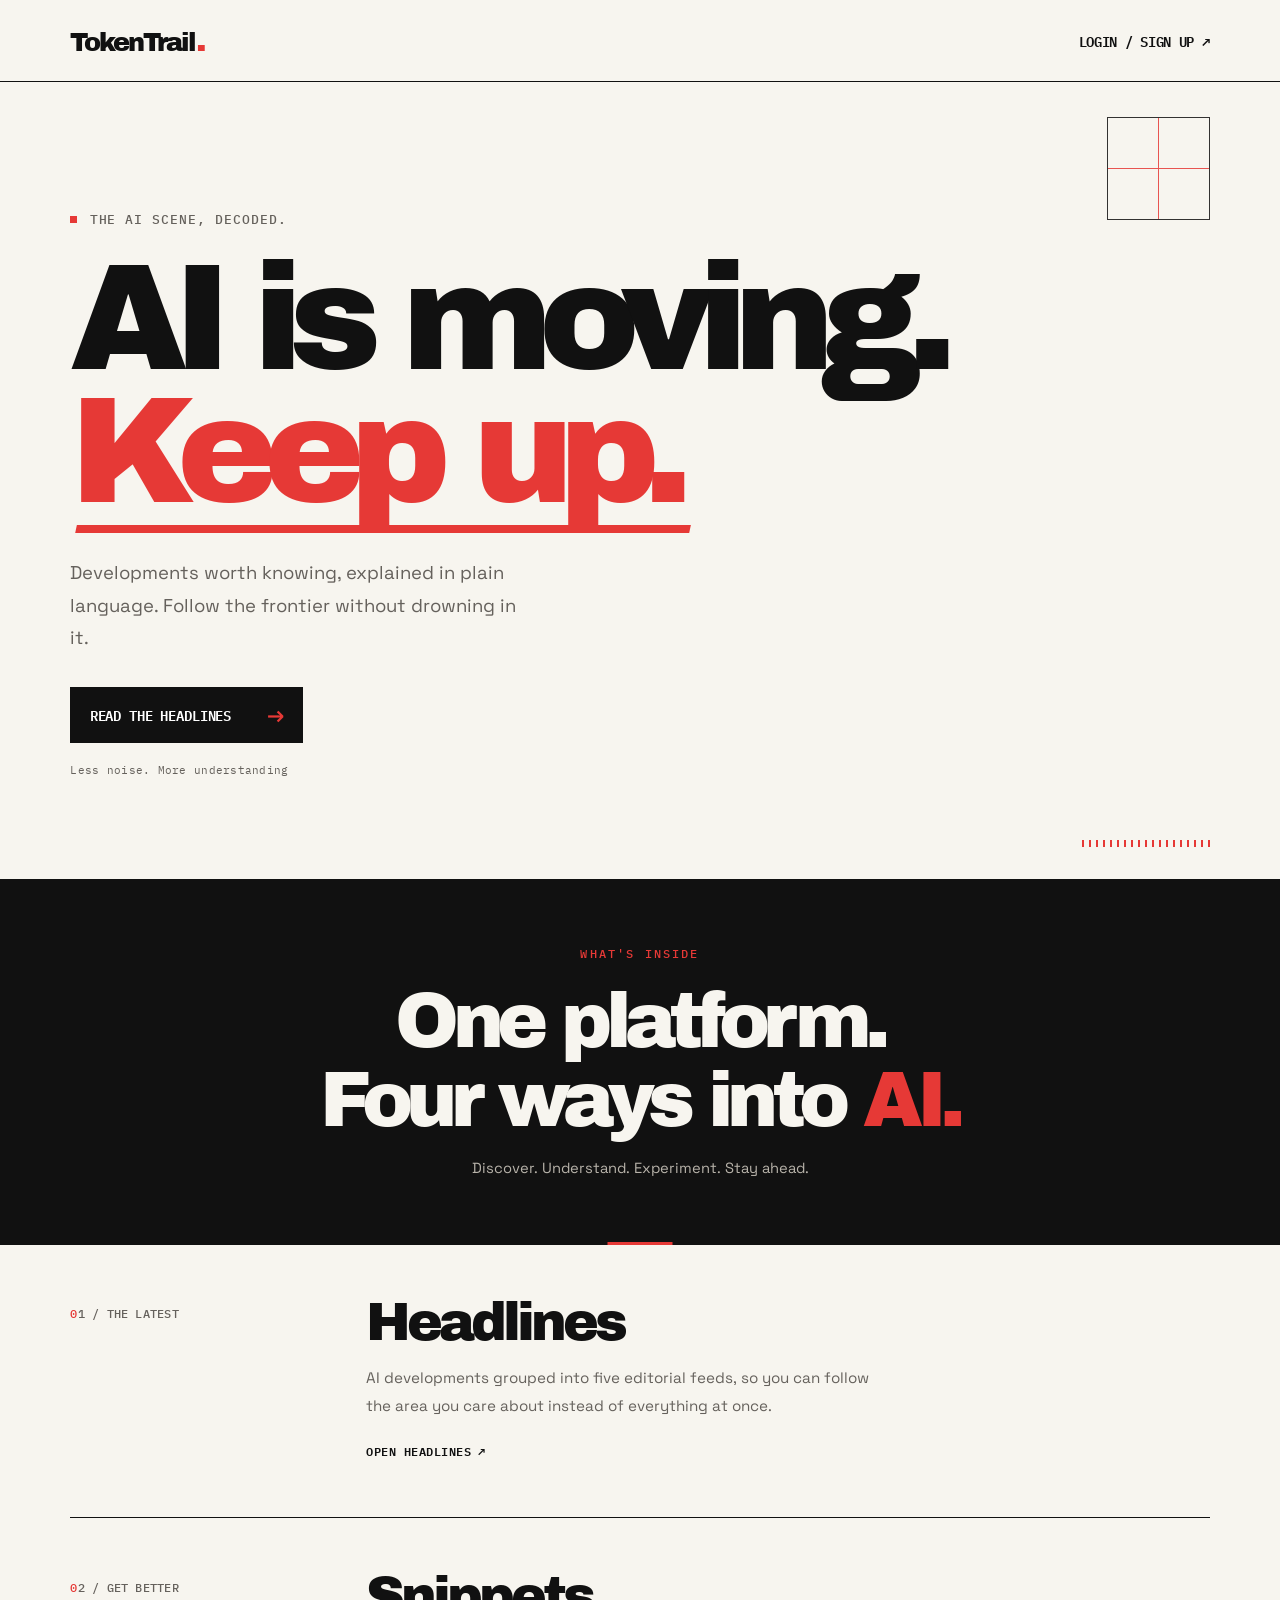
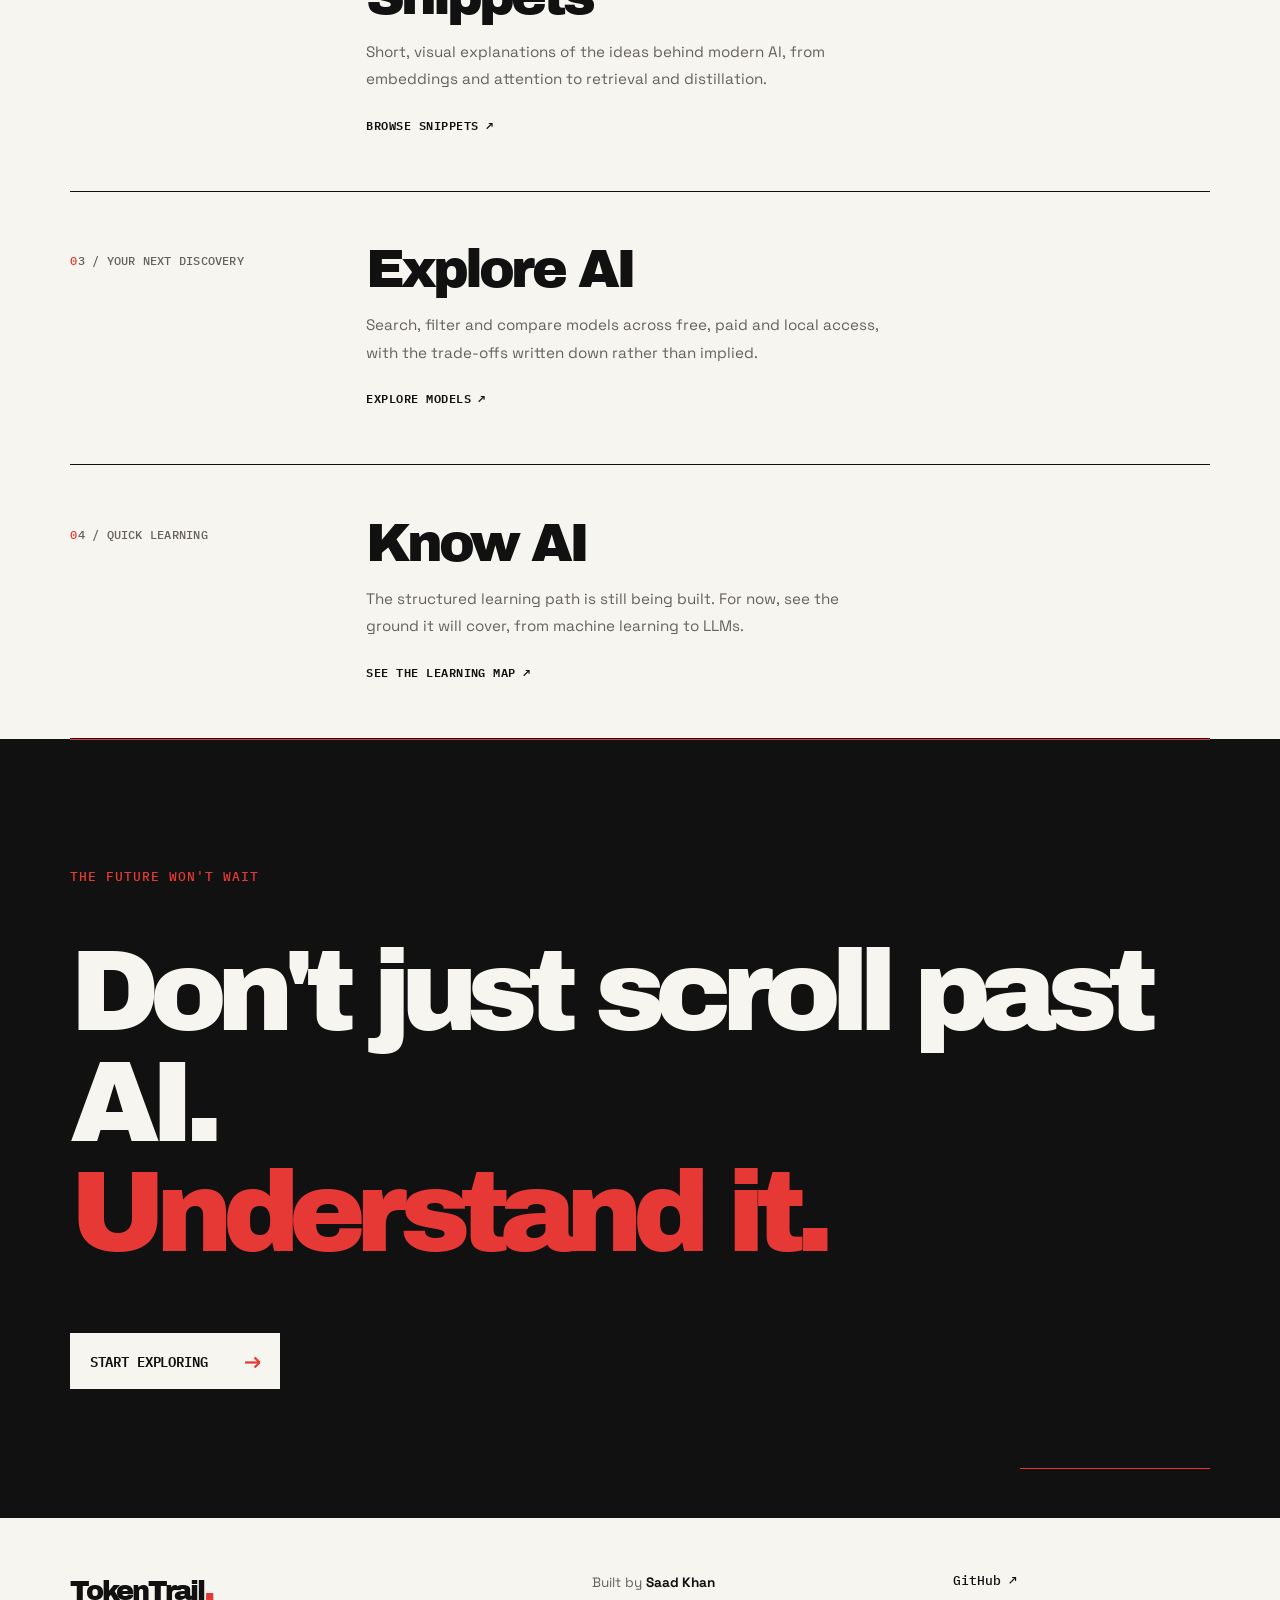
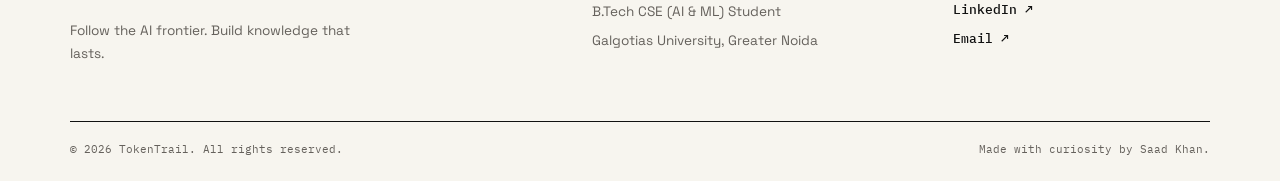
<file: frontend/index.html>
<!DOCTYPE html>
<html lang="en">
<head>
    <meta charset="UTF-8">
    <meta name="viewport" content="width=device-width, initial-scale=1.0">
    <title>TokenTrail — The AI Scene, Decoded</title>

    <link rel="stylesheet" href="css/styles.css">

</head>
<body>
    <header class="navbar">
        <a href="index.html" class="logo">TokenTrail<span>.</span></a>
        <a href="pages/login.html" class="login">Login / Sign up ↗</a>
    </header>

    <main>
        <section class="hero">
            <p class="eyebrow">THE AI SCENE, DECODED. </p>
            <h1>AI is moving.<br><span>Keep up.</span></h1>
            <p class="hero-description">
                Developments worth knowing, explained in plain language.
                Follow the frontier without drowning in it.
            </p>
            <a href="pages/dashboard.html" class="primary-button">
                Read the headlines <span>→</span>
            </a>

            <p class="hero-note">Less noise. More understanding</p>
        </section>

        <section class="features" id="features">
            <div class="section-heading">
                <p class="eyebrow">WHAT'S INSIDE</p>

                <h2>
                    One platform.<br>
                    Four ways into <span>AI.</span>
                </h2>

                <p>Discover. Understand. Experiment. Stay ahead.</p>
            </div>

            <div class="feature-grid">
                <article class="feature-card">
                    <span class="feature-number">01 / THE LATEST</span>
                    <h3>Headlines</h3>
                    <p class="feature-description">
                        AI developments grouped into five editorial feeds, so you
                        can follow the area you care about instead of everything at once.
                    </p>
                    <a href="pages/dashboard.html" class="explore-button">
                        Open headlines ↗
                    </a>
                </article>

                <article class="feature-card">
                    <span class="feature-number">02 / GET BETTER</span>
                    <h3>Snippets</h3>
                    <p class="feature-description">
                        Short, visual explanations of the ideas behind modern AI,
                        from embeddings and attention to retrieval and distillation.
                    </p>
                    <a href="pages/snippets.html" class="explore-button">
                        Browse snippets ↗
                    </a>
                </article>

                <article class="feature-card">
                    <span class="feature-number">03 / YOUR NEXT DISCOVERY</span>
                    <h3>Explore AI</h3>
                    <p class="feature-description">
                        Search, filter and compare models across free, paid and local
                        access, with the trade-offs written down rather than implied.
                    </p>
                    <a href="pages/explore.html" class="explore-button">
                        Explore models ↗
                    </a>
                </article>

                <article class="feature-card">
                    <span class="feature-number">04 / QUICK LEARNING</span>
                    <h3>Know AI</h3>
                    <p class="feature-description">
                        The structured learning path is still being built. For now,
                        see the ground it will cover, from machine learning to LLMs.
                    </p>
                    <a href="pages/know-ai.html" class="explore-button">
                        See the learning map ↗
                    </a>
                </article>

            </div>
        </section>

        <section class="closing">
            <p class="eyebrow">THE FUTURE WON'T WAIT</p>
            <h2>Don't just scroll past AI.<br><span>Understand it.</span></h2>
            <a href="pages/dashboard.html" class="primary-button">
                Start exploring <span>→</span>
            </a>
        </section>
    </main>
<footer class="footer">
    <div class="footer-brand">
        <a href="index.html" class="logo">TokenTrail<span>.</span></a>
        <p>Follow the AI frontier. Build knowledge that lasts.</p>
    </div>

    <div class="footer-about">
        <p>Built by <strong>Saad Khan</strong></p>
        <p>B.Tech CSE (AI & ML) Student</p>
        <p>Galgotias University, Greater Noida</p>
    </div>

    <div class="footer-links">
        <a href="https://github.com/Saadkhan10412" target="_blank" rel="noopener noreferrer">GitHub ↗</a>

        <a href="https://www.linkedin.com/in/saadkhantech" target="_blank" rel="noopener noreferrer">LinkedIn ↗</a>

        <a href="mailto:saadkhan10412@gmail.com">Email ↗</a>
    </div>

    <div class="footer-bottom">
        <p>© 2026 TokenTrail. All rights reserved.</p>
        <p>Made with curiosity by Saad Khan.</p>
    </div>
</footer>
</body>
</html>
</file>
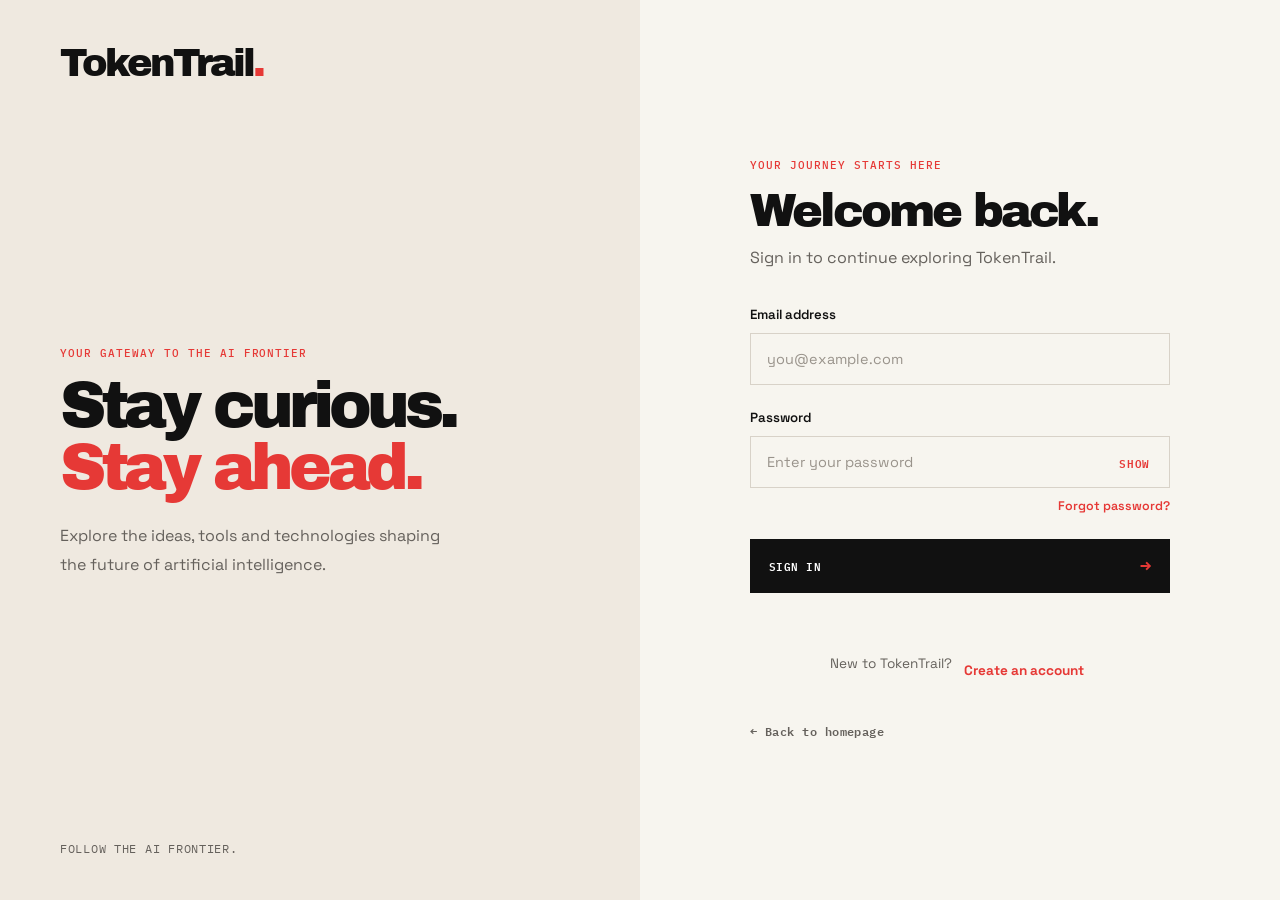
<file: frontend/pages/dashboard.html>
<!DOCTYPE html>
<html lang="en">
<head>
    <meta charset="UTF-8">
    <meta name="viewport" content="width=device-width, initial-scale=1.0">
    <meta name="description" content="Follow the AI frontier with TokenTrail. Discover AI news, repositories, model releases, research and tools.">
    <title>TokenTrail — AI Discovery</title>
    <link rel="stylesheet" href="../css/base.css">
    <link rel="stylesheet" href="../css/app.css">
    
    <script src="../js/nav.js" defer></script>
    <script src="../js/app.js" defer></script>
    <script src="../js/auth-guard.js" defer></script>
</head>

<body>
    <header class="app-header">
        <nav class="navbar" aria-label="Main">
            <a href="../index.html" class="logo">TokenTrail<span>.</span></a>

            <div class="nav-links" id="primary-navigation">
                <a href="dashboard.html" aria-current="page">Headlines</a>
                <a href="snippets.html">Snippets</a>
                <a href="explore.html">Explore AI</a>
                <a href="know-ai.html">Know AI</a>
            </div>

            <a href="progress.html" class="profile-link">My Profile ↗</a>
            <a href="#" class="profile-link" id="logout-button">Log out ↗</a>

            <button type="button" class="mobile-menu-button" aria-label="Open navigation" aria-expanded="false" aria-controls="primary-navigation">☰</button>
        </nav>
    </header>

    <main class="dashboard">
        <section class="discovery-layout" id="headlines">
            <div class="discovery-main">
                <div class="feed-heading">
                    <div class="feed-title-group">
                        <div class="feed-title-icon" id="feed-title-icon" aria-hidden="true"></div>
                        <div>
                            <h1 id="feed-heading">Trending repositories.</h1>
                            <p id="feed-description">Open-source projects worth exploring.</p>
                        </div>
                    </div>
                </div>

                <div class="feed-toolbar">
                    <span id="active-feed-label">TOP REPOS</span>
                    <div class="feed-meta">
                        <span id="feed-total">10 SAMPLE ENTRIES</span>
                    </div>
                </div>

                <div class="discovery-grid" id="headline-list"></div>
            </div>

            <aside class="feed-selector">
                <div class="selector-heading">
                    <p class="eyebrow">SWITCH YOUR FEED</p>
                    <span>05 CATEGORIES</span>
                </div>

                <div class="feed-options">
                    <button class="feed-option active" data-feed="repos" aria-pressed="true">
                        <span class="feed-option-number">01</span>
                        <span class="feed-option-content">
                            <strong>Top Repos</strong>
                            <small>Open-source discoveries</small>
                        </span>
                        <span class="feed-option-arrow">↗</span>
                    </button>

                    <button class="feed-option" data-feed="industry" aria-pressed="false">
                        <span class="feed-option-number">02</span>
                        <span class="feed-option-content">
                            <strong>AI Industry</strong>
                            <small>Companies and developments</small>
                        </span>
                        <span class="feed-option-arrow">↗</span>
                    </button>

                    <button class="feed-option" data-feed="releases" aria-pressed="false">
                        <span class="feed-option-number">03</span>
                        <span class="feed-option-content">
                            <strong>Latest Releases</strong>
                            <small>Models and updates</small>
                        </span>
                        <span class="feed-option-arrow">↗</span>
                    </button>

                    <button class="feed-option" data-feed="research" aria-pressed="false">
                        <span class="feed-option-number">04</span>
                        <span class="feed-option-content">
                            <strong>Research</strong>
                            <small>Papers and breakthroughs</small>
                        </span>
                        <span class="feed-option-arrow">↗</span>
                    </button>

                    <button class="feed-option" data-feed="developers" aria-pressed="false">
                        <span class="feed-option-number">05</span>
                        <span class="feed-option-content">
                            <strong>Developer Updates</strong>
                            <small>Frameworks and APIs</small>
                        </span>
                        <span class="feed-option-arrow">↗</span>
                    </button>
                </div>
            </aside>
        </section>
    </main>

    <div class="story-overlay" id="story-overlay" aria-hidden="true">
        <div class="story-backdrop" data-close-story></div>

        <article class="story-modal" role="dialog" aria-modal="true" aria-labelledby="modal-title">
            <button class="story-close" id="story-close" aria-label="Close story">×</button>

            <div class="modal-artwork" id="modal-artwork"></div>

            <div class="modal-content">
                <p class="eyebrow" id="modal-meta">TOKENTRAIL / DISCOVERY</p>

                <h2 id="modal-title">Story title</h2>

                <p class="modal-summary" id="modal-summary"></p>

                <div class="modal-divider"></div>

                <section class="modal-section" id="modal-overview-section">
                    <h3>THE BIGGER PICTURE</h3>
                    <p id="modal-overview"></p>
                </section>

                <section class="modal-section" id="modal-key-points-section" hidden>
                    <h3>KEY DEVELOPMENTS</h3>
                    <ul id="modal-key-points"></ul>
                </section>

                <section class="modal-section">
                    <h3>WHY IT MATTERS</h3>
                    <p id="modal-details"></p>
                </section>

                <div class="modal-tags" id="modal-tags"></div>

                <div class="modal-source">
                    <p id="modal-source-note">Sample entry · No original source attached.</p>
                    <a id="original-link" class="original-link is-disabled" aria-disabled="true" tabindex="-1">
                        READ ORIGINAL ARTICLE ↗
                    </a>
                </div>
            </div>
        </article>
    </div>

    <footer class="app-footer">
        <a href="../index.html" class="logo">TokenTrail<span>.</span></a>
        <p>Follow the AI frontier. Build knowledge that lasts.</p>
        <span>© 2026 TOKENTRAIL</span>
    </footer>
</body>
</html>
</file>
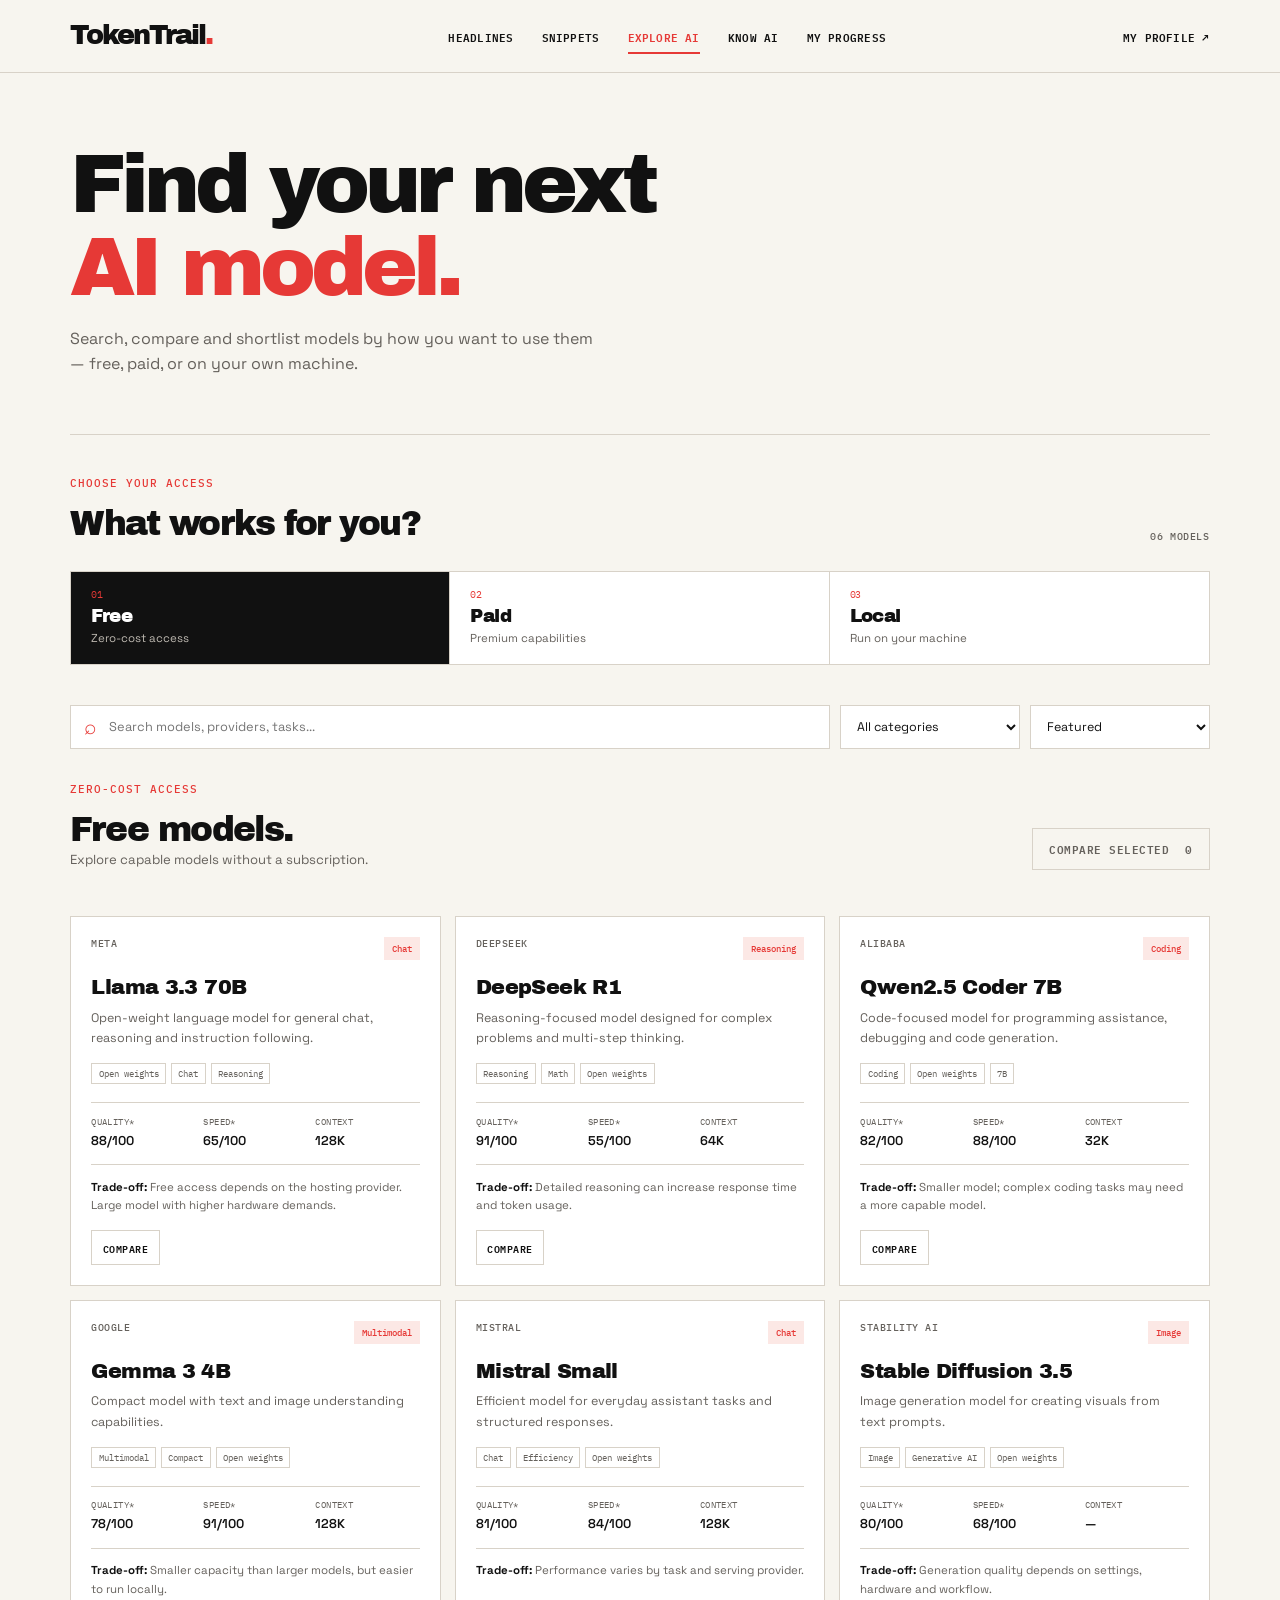
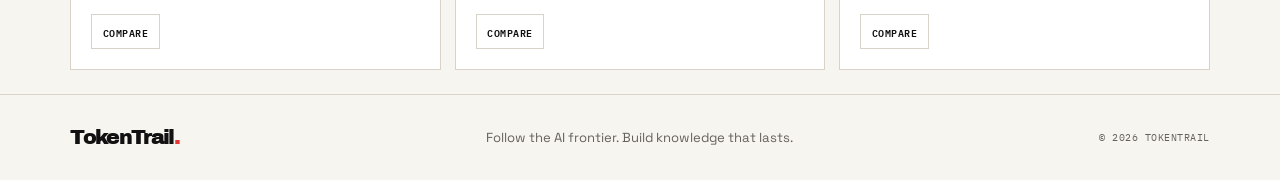
<file: frontend/pages/explore.html>
<!DOCTYPE html>
<html lang="en">
<head>
    <meta charset="UTF-8">
    <meta name="viewport" content="width=device-width, initial-scale=1.0">
    <meta name="theme-color" content="#F7F5EF">
    <title>Explore AI | TokenTrail</title>
    <link rel="stylesheet" href="../css/base.css">
    <link rel="stylesheet" href="../css/explore.css">
    <script src="../js/nav.js" defer></script>
    <script src="../js/explore.js" defer></script>
</head>
<body>
    <header class="app-header">
        <nav class="navbar" aria-label="Main">
            <a href="dashboard.html" class="logo">TokenTrail<span>.</span></a>

            <div class="nav-links" id="primary-navigation">
                <a href="dashboard.html">Headlines</a>
                <a href="snippets.html">Snippets</a>
                <a href="explore.html" aria-current="page">Explore AI</a>
                <a href="know-ai.html">Know AI</a>
                <a href="progress.html">My Progress</a>
            </div>

            <a href="progress.html" class="profile-link">My Profile ↗</a>

            <button type="button" class="mobile-menu-button" aria-label="Open navigation" aria-expanded="false" aria-controls="primary-navigation">☰</button>
        </nav>
    </header>

    <main class="explore-page">
        <section class="explore-hero">
            <h1>Find your next<br><span>AI model.</span></h1>
            <p class="hero-description">Search, compare and shortlist models by how you want to use them — free, paid, or on your own machine.</p>
        </section>

        <section class="model-explorer">
            <div class="explorer-top">
                <div>
                    <p class="eyebrow">CHOOSE YOUR ACCESS</p>
                    <h2>What works for you?</h2>
                </div>
                <span class="model-count" id="model-count">00 MODELS</span>
            </div>

            <div class="mode-switch" role="group" aria-label="Model access type">
                <button type="button" class="mode-button" data-mode="free" aria-pressed="true">
                    <span>01</span> Free
                    <small>Zero-cost access</small>
                </button>
                <button type="button" class="mode-button" data-mode="paid" aria-pressed="false">
                    <span>02</span> Paid
                    <small>Premium capabilities</small>
                </button>
                <button type="button" class="mode-button" data-mode="local" aria-pressed="false">
                    <span>03</span> Local
                    <small>Run on your machine</small>
                </button>
            </div>

            <section class="local-config" id="local-config" hidden>
                <div class="config-heading">
                    <p class="eyebrow">YOUR HARDWARE / YOUR MODELS</p>
                    <h3>What's under the hood?</h3>
                    <p>Enter your system specifications. Estimates use only the values below — TokenTrail doesn't detect your hardware or benchmark models.</p>
                </div>

                <form id="hardware-form">
                    <div class="hardware-grid">
                        <label>
                            Operating system
                            <select id="os" required>
                                <option value="Windows">Windows</option>
                                <option value="Linux">Linux</option>
                                <option value="macOS">macOS</option>
                            </select>
                        </label>
                        <label>
                            Processor
                            <input id="cpu" type="text" placeholder="e.g. Intel i7 / Ryzen 7 / Apple M3">
                        </label>
                        <label>
                            System RAM
                            <select id="ram" required>
                                <option value="8">8 GB</option>
                                <option value="16" selected>16 GB</option>
                                <option value="32">32 GB</option>
                                <option value="64">64 GB</option>
                                <option value="128">128 GB</option>
                            </select>
                        </label>
                        <label>
                            GPU
                            <input id="gpu" type="text" placeholder="e.g. RTX 5060 / Integrated / None">
                        </label>
                        <label>
                            GPU VRAM
                            <select id="vram">
                                <option value="0">No dedicated GPU</option>
                                <option value="4">4 GB</option>
                                <option value="6">6 GB</option>
                                <option value="8" selected>8 GB</option>
                                <option value="12">12 GB</option>
                                <option value="16">16 GB</option>
                                <option value="24">24 GB</option>
                                <option value="32">32 GB</option>
                            </select>
                        </label>
                        <label>
                            Available storage
                            <select id="storage">
                                <option value="10">10 GB</option>
                                <option value="20" selected>20 GB</option>
                                <option value="50">50 GB</option>
                                <option value="100">100 GB</option>
                                <option value="200">200 GB</option>
                            </select>
                        </label>
                    </div>
                    <button class="primary-button" type="submit">Find models for my system ↗</button>
                </form>

                <div class="hardware-results" id="hardware-results" hidden>
                    <div class="results-heading">
                        <div>
                            <p class="eyebrow">YOUR COMPATIBILITY REPORT</p>
                            <h3>Models for your machine.</h3>
                        </div>
                        <button id="edit-hardware" class="text-button">Edit configuration ↗</button>
                    </div>
                    <p class="hardware-summary" id="hardware-summary"></p>
                    <div id="local-model-list" class="model-grid"></div>
                </div>
            </section>

            <section class="directory" id="directory">
                <div class="directory-toolbar">
                    <div class="search-box">
                        <span>⌕</span>
                        <input id="model-search" type="search" placeholder="Search models, providers, tasks...">
                    </div>
                    <select id="category-filter" aria-label="Filter by category">
                        <option value="all">All categories</option>
                        <option value="Chat">Chat</option>
                        <option value="Coding">Coding</option>
                        <option value="Reasoning">Reasoning</option>
                        <option value="Multimodal">Multimodal</option>
                        <option value="Image">Image generation</option>
                    </select>
                    <select id="sort-models" aria-label="Sort models">
                        <option value="featured">Featured</option>
                        <option value="quality">Quality: high to low</option>
                        <option value="speed">Speed: high to low</option>
                    </select>
                </div>

                <div class="directory-heading">
                    <div>
                        <p class="eyebrow" id="directory-eyebrow">ZERO-COST ACCESS</p>
                        <h2 id="directory-title">Free models.</h2>
                        <p id="directory-description">Explore capable models without a subscription.</p>
                    </div>
                    <button type="button" class="compare-button" id="compare-button" disabled>Compare selected <span id="compare-count">0</span></button>
                </div>

                <p class="compare-status" id="compare-status" role="status"></p>

                <div class="model-grid" id="model-grid"></div>
                <p class="empty-state" id="empty-state" hidden>No models match your search. Try another filter.</p>
            </section>
        </section>

        <section class="compare-panel" id="compare-panel" hidden>
            <div class="compare-heading">
                <div>
                    <p class="eyebrow">MODEL FACE-OFF</p>
                    <h2>Compare models.</h2>
                </div>
                <button id="close-compare" class="text-button">Close ×</button>
            </div>
            <div id="comparison-content"></div>
        </section>

    </main>

    <footer class="app-footer">
        <a href="../index.html" class="logo">TokenTrail<span>.</span></a>
        <p>Follow the AI frontier. Build knowledge that lasts.</p>
        <span>© 2026 TOKENTRAIL</span>
    </footer>
</body>
</html>
</file>
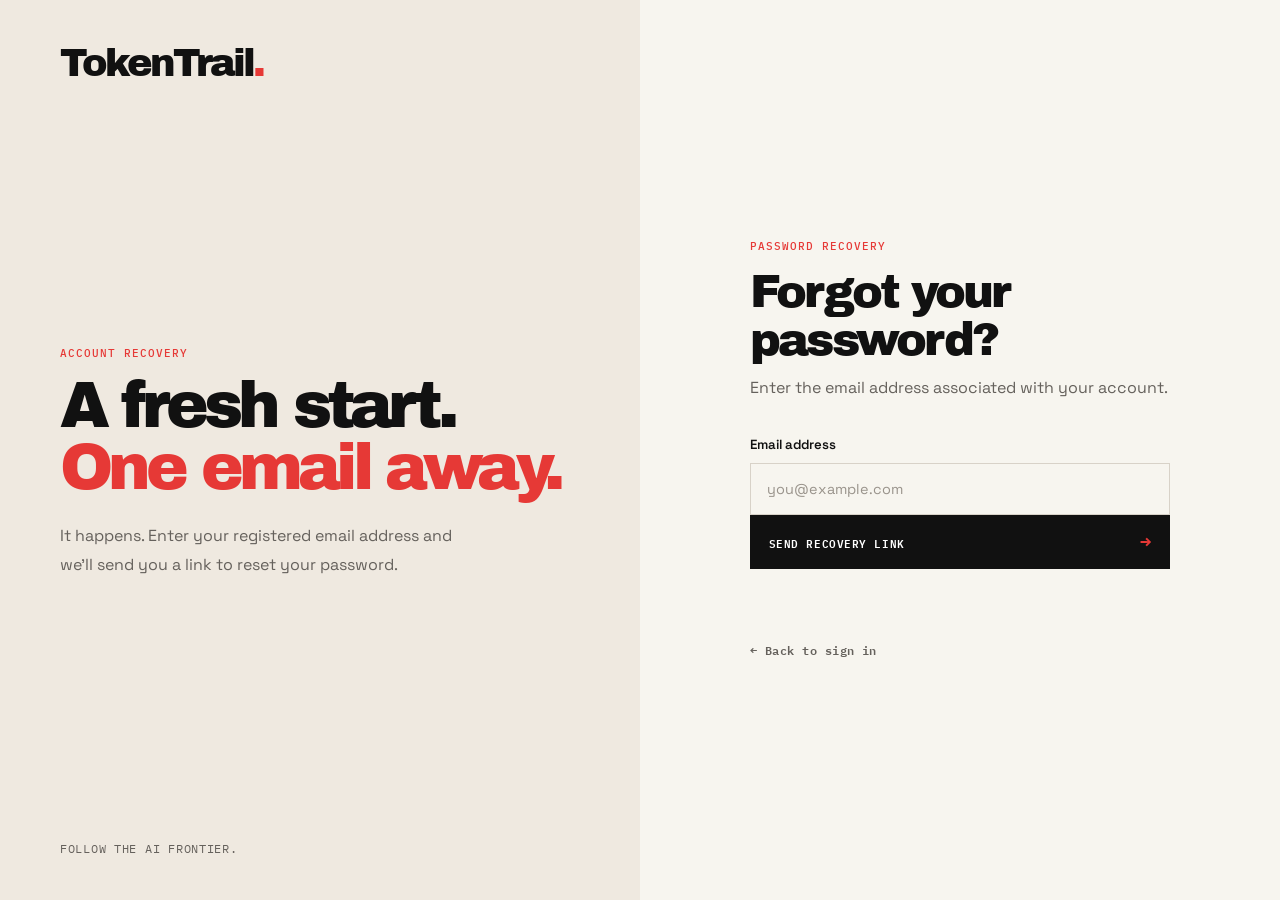
<file: frontend/pages/forgot-password.html>
<!DOCTYPE html>
<html lang="en">
<head>
    <meta charset="UTF-8">
    <meta name="viewport" content="width=device-width, initial-scale=1.0">

    <title>Forgot Password | TokenTrail</title>

    <link rel="stylesheet" href="../css/base.css">
    <link rel="stylesheet" href="../css/auth.css">
    <script src="../js/forgot-password.js" defer></script>
</head>

<body>

    <main class="auth-layout">

        <section class="auth-visual">

            <nav class="auth-nav">
                <a href="../index.html" class="logo">
                    TokenTrail<span>.</span>
                </a>
            </nav>

            <div class="visual-content">
                <p class="eyebrow">ACCOUNT RECOVERY</p>

                <h1>
                    A fresh start.<br>
                    <span>One email away.</span>
                </h1>

                <p class="visual-description">
                    It happens. Enter your registered email address
                    and we'll send you a link to reset your password.
                </p>
            </div>

            <div class="visual-footer">
                FOLLOW THE AI FRONTIER.
            </div>

        </section>

        <section class="auth-form-section">

            <div class="auth-form-container">

                <p class="eyebrow">PASSWORD RECOVERY</p>

                <h2>Forgot your password?</h2>

                <p class="form-description">
                    Enter the email address associated with your account.
                </p>

                <form id="forgot-password-form">

                    <div class="form-group">
                        <label for="forgot-email">Email address</label>

                        <input
                            type="email"
                            id="forgot-email"
                            placeholder="you@example.com"
                            autocomplete="email"
                            required
                        >
                    </div>

                    <button type="submit" class="auth-button">
                        Send recovery link <span>→</span>
                    </button>

                </form>

                <p id="form-message" role="status" aria-live="polite"></p>

                <a href="login.html" class="back-home">
                    ← Back to sign in
                </a>

            </div>

        </section>

    </main>

</body>
</html>
</file>
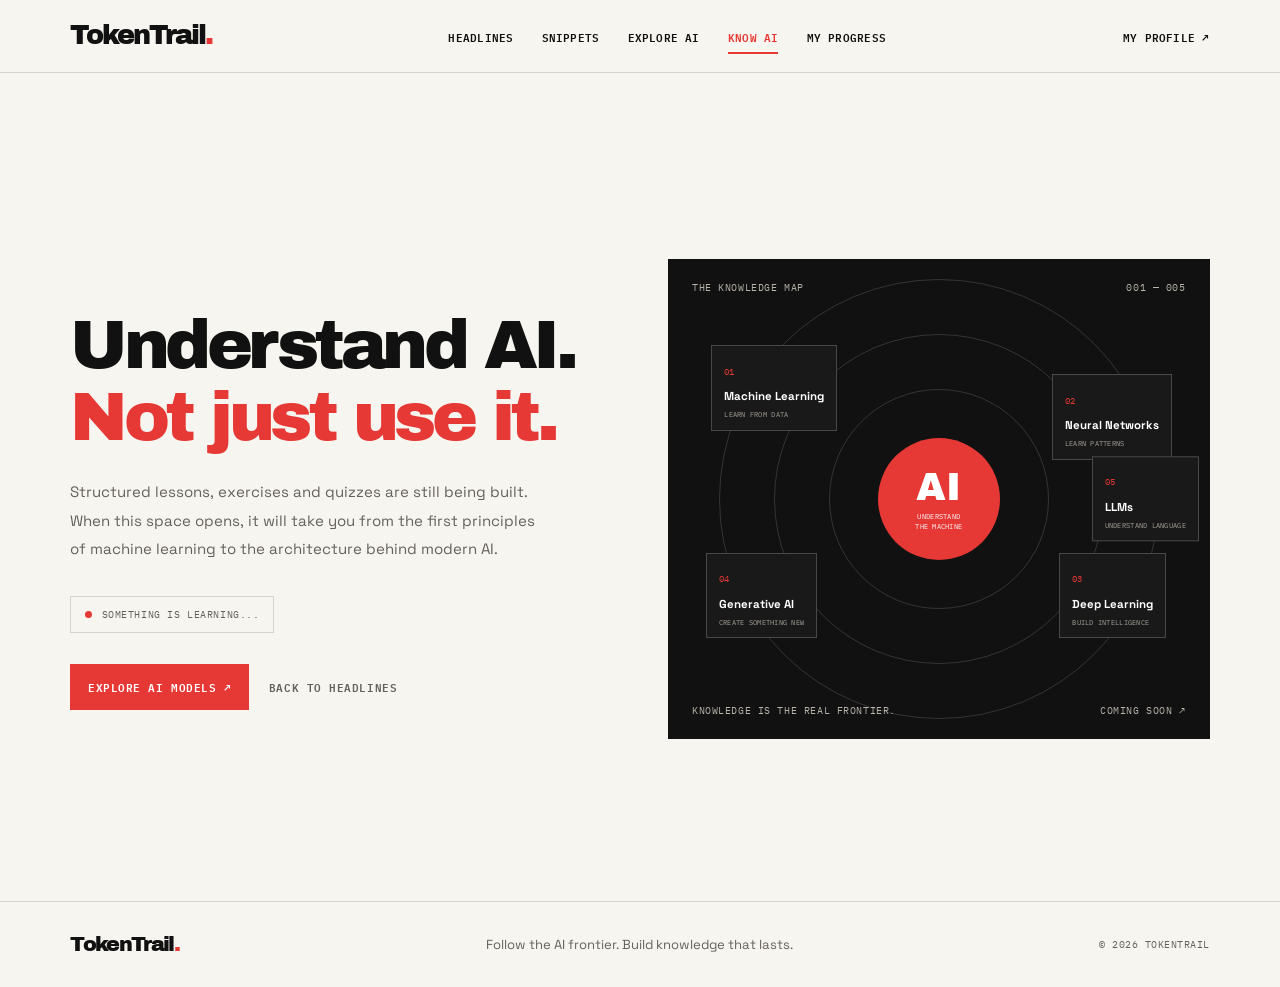
<file: frontend/pages/know-ai.html>
<!DOCTYPE html>
<html lang="en">
<head>
    <meta charset="UTF-8">
    <meta name="viewport" content="width=device-width, initial-scale=1.0">
    <meta name="theme-color" content="#F7F5EF">
    <title>Know AI | TokenTrail</title>
    <link rel="stylesheet" href="../css/base.css">
    <link rel="stylesheet" href="../css/know-ai.css">
    <script src="../js/nav.js" defer></script>
</head>
<body>
    <header class="app-header">
        <nav class="navbar" aria-label="Main">
            <a href="dashboard.html" class="logo">TokenTrail<span>.</span></a>

            <div class="nav-links" id="primary-navigation">
                <a href="dashboard.html">Headlines</a>
                <a href="snippets.html">Snippets</a>
                <a href="explore.html">Explore AI</a>
                <a href="know-ai.html" aria-current="page">Know AI</a>
                <a href="progress.html">My Progress</a>
            </div>

            <a href="progress.html" class="profile-link">My Profile ↗</a>

            <button type="button" class="mobile-menu-button" aria-label="Open navigation" aria-expanded="false" aria-controls="primary-navigation">☰</button>
        </nav>
    </header>

    <main class="coming-soon">
        <section class="coming-content">

            <h1>Understand AI.<br><span>Not just use it.</span></h1>

            <p class="coming-description">
                Structured lessons, exercises and quizzes are still being built.
                When this space opens, it will take you from the first principles
                of machine learning to the architecture behind modern AI.
            </p>

            <div class="coming-status">
                <span class="status-dot"></span>
                SOMETHING IS LEARNING...
            </div>

            <div class="coming-actions">
                <a href="explore.html" class="primary-link">Explore AI models ↗</a>
                <a href="dashboard.html" class="secondary-link">Back to headlines</a>
            </div>
        </section>

        <section class="learning-visual" aria-label="Illustration of AI learning topics">
            <div class="visual-top">
                <span>THE KNOWLEDGE MAP</span>
                <span>001 — 005</span>
            </div>

            <div class="orbit orbit-one"></div>
            <div class="orbit orbit-two"></div>
            <div class="orbit orbit-three"></div>

            <div class="core">
                <span>AI</span>
                <small>UNDERSTAND<br>THE MACHINE</small>
            </div>

            <div class="topic topic-one">
                <span class="topic-number">01</span>
                <strong>Machine Learning</strong>
                <small>LEARN FROM DATA</small>
            </div>

            <div class="topic topic-two">
                <span class="topic-number">02</span>
                <strong>Neural Networks</strong>
                <small>LEARN PATTERNS</small>
            </div>

            <div class="topic topic-three">
                <span class="topic-number">03</span>
                <strong>Deep Learning</strong>
                <small>BUILD INTELLIGENCE</small>
            </div>

            <div class="topic topic-four">
                <span class="topic-number">04</span>
                <strong>Generative AI</strong>
                <small>CREATE SOMETHING NEW</small>
            </div>

            <div class="topic topic-five">
                <span class="topic-number">05</span>
                <strong>LLMs</strong>
                <small>UNDERSTAND LANGUAGE</small>
            </div>

            <div class="visual-bottom">
                <span>KNOWLEDGE IS THE REAL FRONTIER.</span>
                <span>COMING SOON ↗</span>
            </div>
        </section>

    </main>

    <footer class="app-footer">
        <a href="../index.html" class="logo">TokenTrail<span>.</span></a>
        <p>Follow the AI frontier. Build knowledge that lasts.</p>
        <span>© 2026 TOKENTRAIL</span>
    </footer>
</body>
</html>
</file>
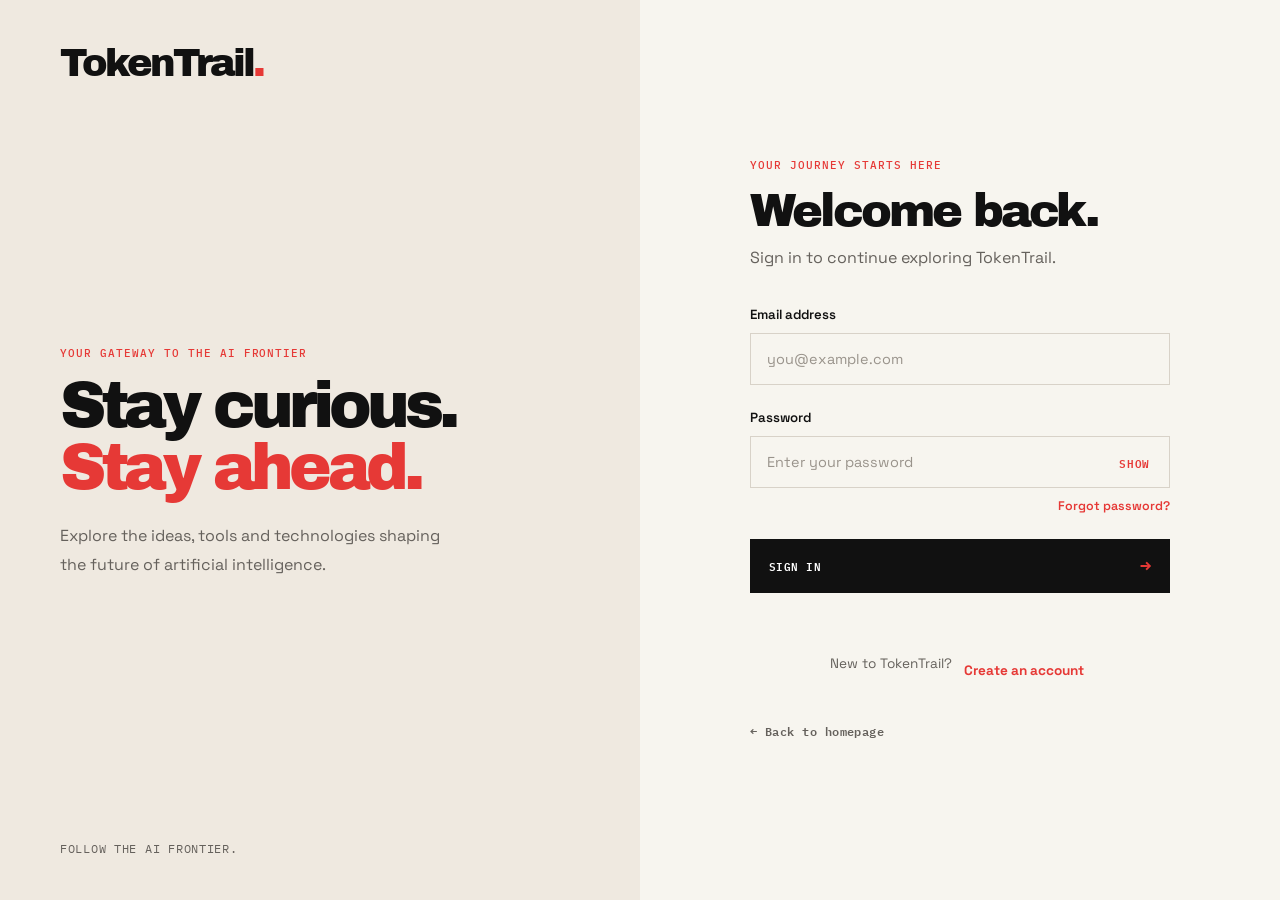
<file: frontend/pages/login.html>
<!DOCTYPE html>
<html lang="en">
<head>
    <meta charset="UTF-8">
    <meta name="viewport" content="width=device-width, initial-scale=1.0">

    <title>Login | TokenTrail</title>

    <link rel="stylesheet" href="../css/base.css">
    <link rel="stylesheet" href="../css/auth.css">
    <script src="../js/auth.js" defer></script>
</head>

<body>

    <main class="auth-layout">

        <section class="auth-visual">

            <nav class="auth-nav">
                <a href="../index.html" class="logo">
                    TokenTrail<span>.</span>
                </a>
            </nav>

            <div class="visual-content">

                <p class="eyebrow">YOUR GATEWAY TO THE AI FRONTIER</p>

                <h1>
                    Stay curious.<br>
                    <span>Stay ahead.</span>
                </h1>

                <p class="visual-description">
                    Explore the ideas, tools and technologies
                    shaping the future of artificial intelligence.
                </p>

            </div>

            <div class="visual-footer">
                FOLLOW THE AI FRONTIER.
            </div>

        </section>

        <section class="auth-form-section">

            <div class="auth-form-container">

                <p class="eyebrow">YOUR JOURNEY STARTS HERE</p>

                <h2 id="form-title">Welcome back.</h2>

                <p class="form-description" id="form-description">
                    Sign in to continue exploring TokenTrail.
                </p>

                <form id="login-form">

                    <div class="form-group">
                        <label for="login-email">Email address</label>

                        <input
                            type="email"
                            id="login-email"
                            placeholder="you@example.com"
                            autocomplete="email"
                            required
                        >
                    </div>

                    <div class="form-group">

                        <label for="login-password">Password</label>

                        <div class="password-wrapper">

                            <input
                                type="password"
                                id="login-password"
                                placeholder="Enter your password"
                                autocomplete="current-password"
                                required
                            >

                            <button
                                type="button"
                                class="password-toggle"
                                data-target="login-password"
                            >
                                Show
                            </button>

                        </div>
                    </div>

                    <div class="forgot-password">
                        <a href="forgot-password.html">Forgot password?</a>
                    </div>

                    <button type="submit" class="auth-button">
                        Sign in <span>→</span>
                    </button>

                </form>

                <form id="signup-form" hidden>

                    <div class="form-group">
                        <label for="signup-name">Full name</label>

                        <input
                            type="text"
                            id="signup-name"
                            placeholder="Your full name"
                            autocomplete="name"
                            required
                        >
                    </div>

                    <div class="form-group">
                        <label for="signup-email">Email address</label>

                        <input
                            type="email"
                            id="signup-email"
                            placeholder="you@example.com"
                            autocomplete="email"
                            required
                        >
                    </div>

                    <div class="form-group">

                        <label for="signup-password">Password</label>

                        <div class="password-wrapper">

                            <input
                                type="password"
                                id="signup-password"
                                placeholder="Create a password"
                                autocomplete="new-password"
                                minlength="8"
                                required
                            >

                            <button
                                type="button"
                                class="password-toggle"
                                data-target="signup-password"
                            >
                                Show
                            </button>

                        </div>
                    </div>

                    <button type="submit" class="auth-button">
                        Create account <span>→</span>
                    </button>

                </form>

                <p id="form-message" role="status" aria-live="polite"></p>

                <div class="auth-switch">

                    <p id="switch-text">
                        New to TokenTrail?
                    </p>

                    <button type="button" id="switch-auth">
                        Create an account
                    </button>

                </div>

                <a href="../index.html" class="back-home">
                    ← Back to homepage
                </a>

            </div>

        </section>

    </main>

</body>
</html>
</file>
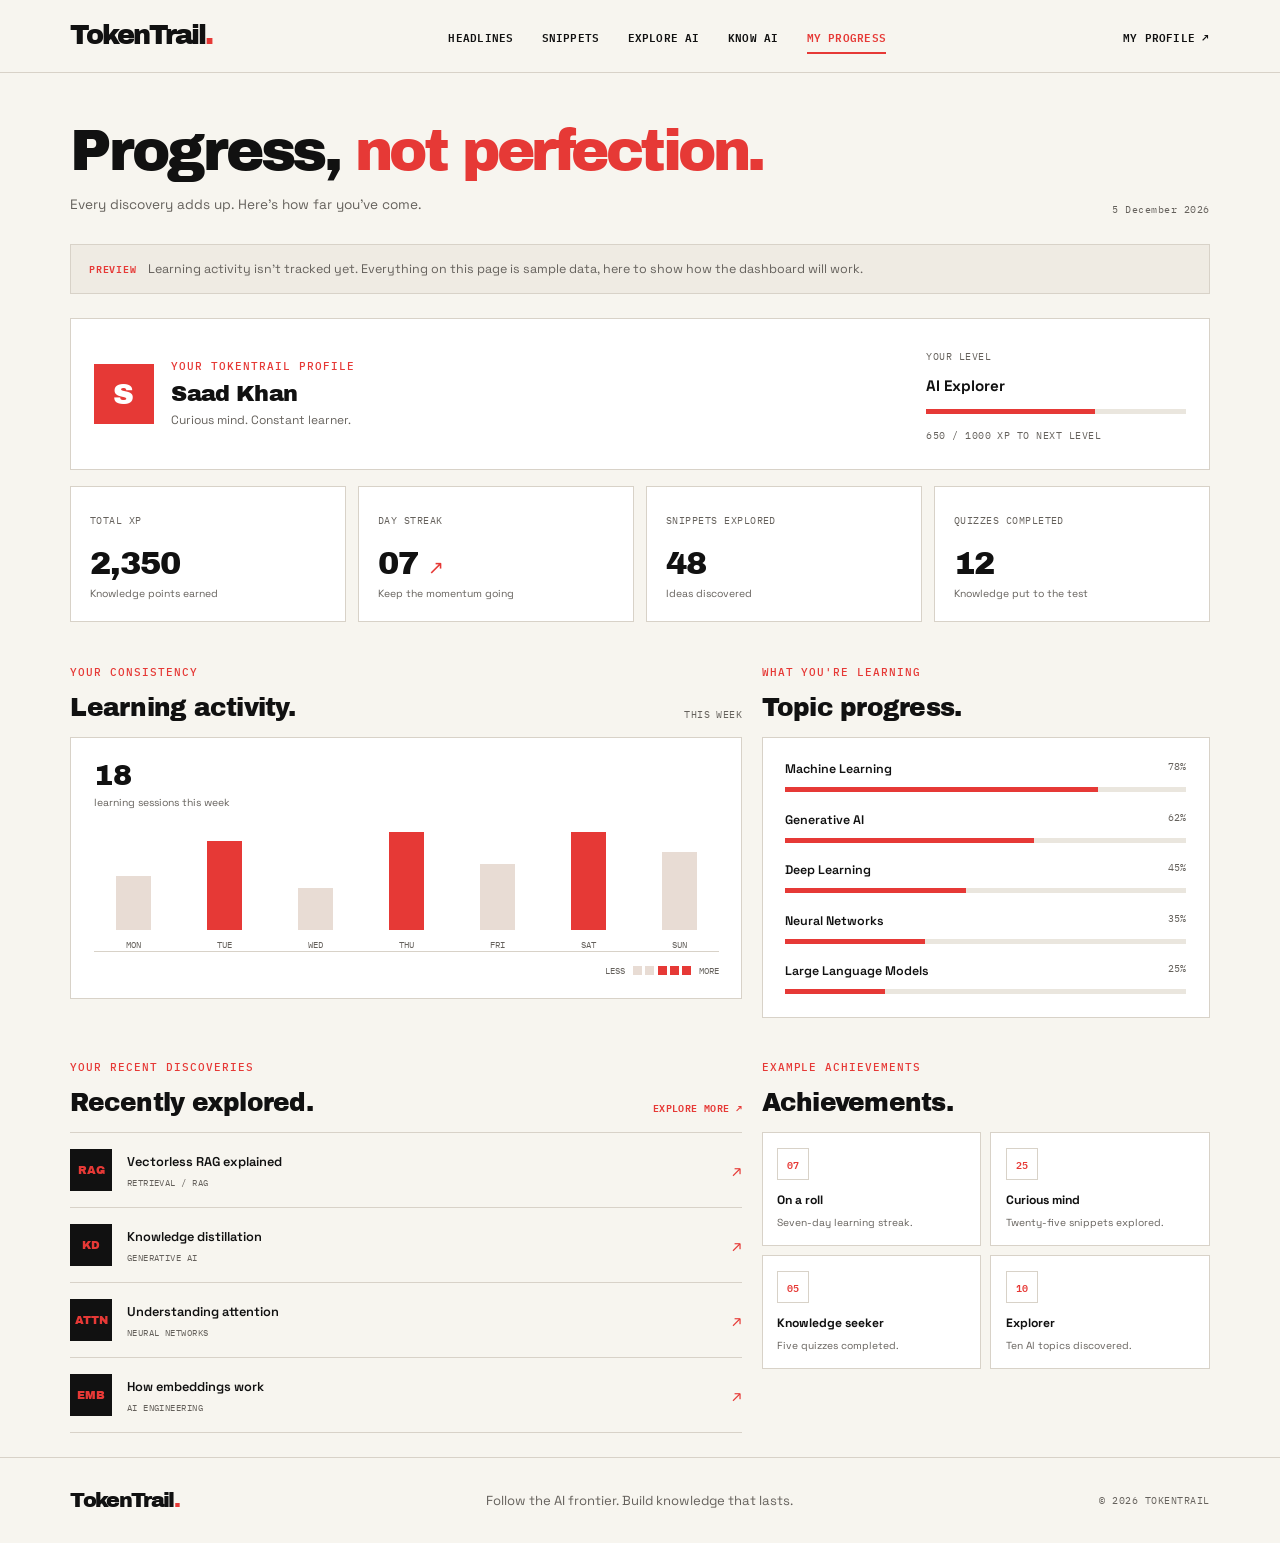
<file: frontend/pages/progress.html>
<!DOCTYPE html>
<html lang="en">
<head>
    <meta charset="UTF-8">
    <meta name="viewport" content="width=device-width, initial-scale=1.0">
    <meta name="theme-color" content="#F7F5EF">
    <title>My Progress | TokenTrail</title>
    <link rel="stylesheet" href="../css/base.css">
    <link rel="stylesheet" href="../css/progress.css">
    <script src="../js/nav.js" defer></script>
    <script src="../js/progress.js" defer></script>
</head>
<body>
    <header class="app-header">
        <nav class="navbar" aria-label="Main">
            <a href="dashboard.html" class="logo">TokenTrail<span>.</span></a>

            <div class="nav-links" id="primary-navigation">
                <a href="dashboard.html">Headlines</a>
                <a href="snippets.html">Snippets</a>
                <a href="explore.html">Explore AI</a>
                <a href="know-ai.html">Know AI</a>
                <a href="progress.html" aria-current="page">My Progress</a>
            </div>

            <a href="#profile" class="profile-link">My Profile ↗</a>

            <button type="button" class="mobile-menu-button" aria-label="Open navigation" aria-expanded="false" aria-controls="primary-navigation">☰</button>
        </nav>
    </header>

    <main class="progress-page">
        <section class="page-heading">
            <div>
                <h1>Progress, <span>not perfection.</span></h1>
                <p>Every discovery adds up. Here's how far you've come.</p>
            </div>
            <span class="date-label" id="current-date"></span>
        </section>

        <p class="preview-note">
            <strong>PREVIEW</strong>
            Learning activity isn't tracked yet. Everything on this page is sample
            data, here to show how the dashboard will work.
        </p>

        <section class="profile-section" id="profile">
            <div class="profile-avatar">S</div>
            <div class="profile-info">
                <p class="eyebrow">YOUR TOKENTRAIL PROFILE</p>
                <h2 id="user-name">Saad Khan</h2>
                <p>Curious mind. Constant learner.</p>
            </div>
            <div class="level-info">
                <span>YOUR LEVEL</span>
                <strong>AI Explorer</strong>
                <div class="level-track">
                    <div></div>
                </div>
                <small>650 / 1000 XP TO NEXT LEVEL</small>
            </div>
        </section>

        <section class="stats-grid">
            <article class="stat-card">
                <span class="stat-label">TOTAL XP</span>
                <strong>2,350</strong>
                <span class="stat-note">Knowledge points earned</span>
            </article>
            <article class="stat-card">
                <span class="stat-label">DAY STREAK</span>
                <strong>07 <span class="stat-icon">↗</span></strong>
                <span class="stat-note">Keep the momentum going</span>
            </article>
            <article class="stat-card">
                <span class="stat-label">SNIPPETS EXPLORED</span>
                <strong>48</strong>
                <span class="stat-note">Ideas discovered</span>
            </article>
            <article class="stat-card">
                <span class="stat-label">QUIZZES COMPLETED</span>
                <strong>12</strong>
                <span class="stat-note">Knowledge put to the test</span>
            </article>
        </section>

        <section class="progress-content">
            <div class="activity-section">
                <div class="section-heading">
                    <div>
                        <p class="eyebrow">YOUR CONSISTENCY</p>
                        <h2>Learning activity.</h2>
                    </div>
                    <span class="activity-total">THIS WEEK</span>
                </div>

                <div class="activity-card">
                    <div class="activity-summary">
                        <div>
                            <strong>18</strong>
                            <span>learning sessions this week</span>
                        </div>
                    </div>
                    <div class="activity-chart" id="activity-chart"></div>
                    <div class="chart-legend">
                        <span>LESS</span>
                        <div class="legend-blocks">
                            <i></i><i></i><i></i><i></i><i></i>
                        </div>
                        <span>MORE</span>
                    </div>
                </div>
            </div>

            <div class="topics-section">
                <div class="section-heading">
                    <div>
                        <p class="eyebrow">WHAT YOU'RE LEARNING</p>
                        <h2>Topic progress.</h2>
                    </div>
                </div>
                <div class="topics-card" id="topic-list"></div>
            </div>
        </section>

        <section class="lower-grid">
            <div class="recent-section">
                <div class="section-heading">
                    <div>
                        <p class="eyebrow">YOUR RECENT DISCOVERIES</p>
                        <h2>Recently explored.</h2>
                    </div>
                    <a href="snippets.html" class="section-link">Explore more ↗</a>
                </div>
                <div class="recent-list" id="recent-list"></div>
            </div>

            <div class="achievements-section">
                <div class="section-heading">
                    <div>
                        <p class="eyebrow">EXAMPLE ACHIEVEMENTS</p>
                        <h2>Achievements.</h2>
                    </div>
                </div>
                <div class="achievement-grid" id="achievement-grid"></div>
            </div>
        </section>

    </main>

    <footer class="app-footer">
        <a href="../index.html" class="logo">TokenTrail<span>.</span></a>
        <p>Follow the AI frontier. Build knowledge that lasts.</p>
        <span>© 2026 TOKENTRAIL</span>
    </footer>
</body>
</html>
</file>
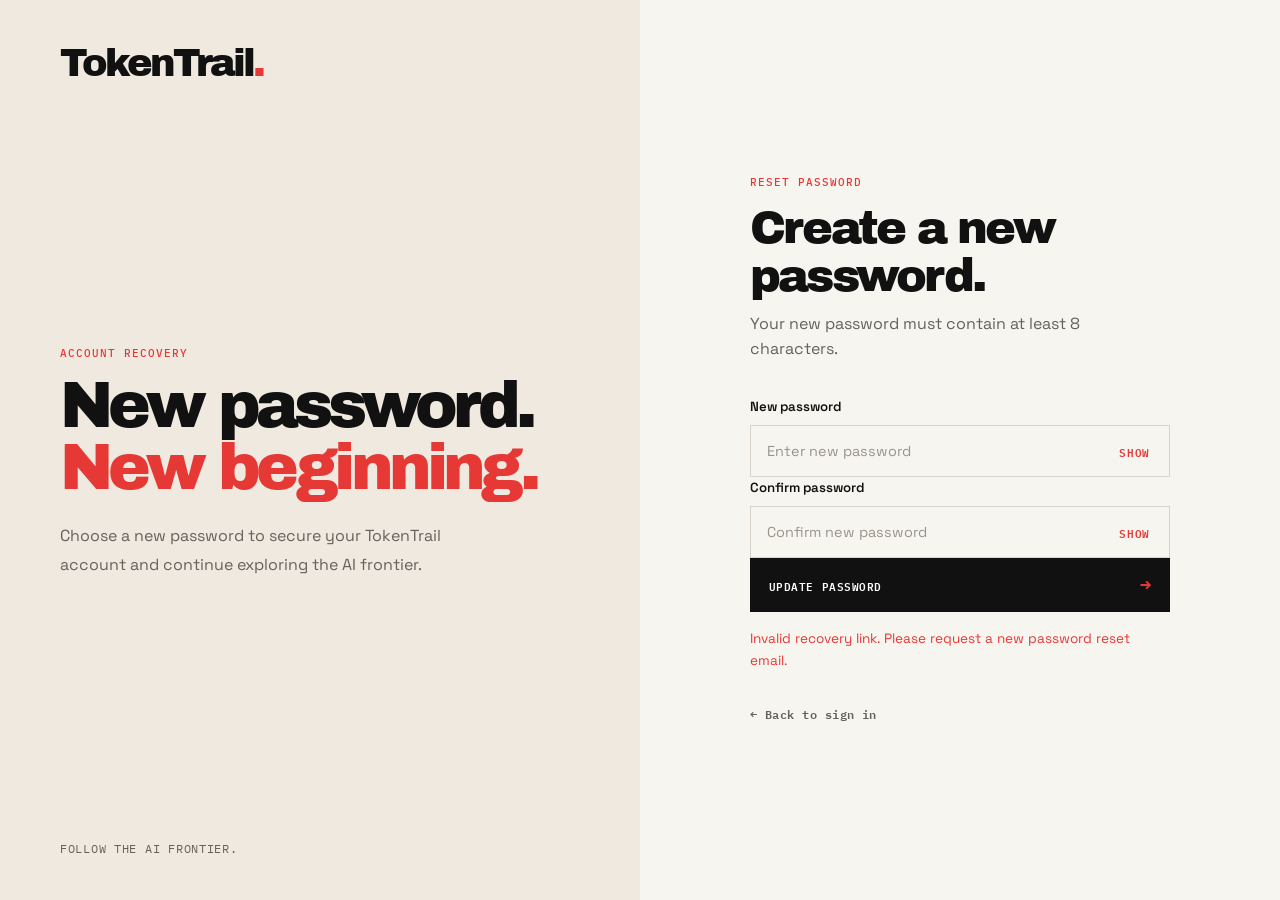
<file: frontend/pages/reset-password.html>
<!DOCTYPE html>
<html lang="en">
<head>
    <meta charset="UTF-8">
    <meta name="viewport" content="width=device-width, initial-scale=1.0">

    <title>Reset Password | TokenTrail</title>

    <link rel="stylesheet" href="../css/base.css">
    <link rel="stylesheet" href="../css/auth.css">
    <script src="../js/reset-password.js" defer></script>
</head>

<body>

    <main class="auth-layout">

        <section class="auth-visual">

            <nav class="auth-nav">
                <a href="../index.html" class="logo">
                    TokenTrail<span>.</span>
                </a>
            </nav>

            <div class="visual-content">

                <p class="eyebrow">ACCOUNT RECOVERY</p>

                <h1>
                    New password.<br>
                    <span>New beginning.</span>
                </h1>

                <p class="visual-description">
                    Choose a new password to secure your TokenTrail account
                    and continue exploring the AI frontier.
                </p>

            </div>

            <div class="visual-footer">
                FOLLOW THE AI FRONTIER.
            </div>

        </section>

        <section class="auth-form-section">

            <div class="auth-form-container">

                <p class="eyebrow">RESET PASSWORD</p>

                <h2>Create a new password.</h2>

                <p class="form-description">
                    Your new password must contain at least 8 characters.
                </p>

                <form id="reset-password-form">

                    <div class="form-group">

                        <label for="new-password">New password</label>

                        <div class="password-wrapper">

                            <input
                                type="password"
                                id="new-password"
                                placeholder="Enter new password"
                                autocomplete="new-password"
                                minlength="8"
                                required
                            >

                            <button
                                type="button"
                                class="password-toggle"
                                data-target="new-password"
                            >
                                Show
                            </button>

                        </div>

                    </div>

                    <div class="form-group">

                        <label for="confirm-password">Confirm password</label>

                        <div class="password-wrapper">

                            <input
                                type="password"
                                id="confirm-password"
                                placeholder="Confirm new password"
                                autocomplete="new-password"
                                minlength="8"
                                required
                            >

                            <button
                                type="button"
                                class="password-toggle"
                                data-target="confirm-password"
                            >
                                Show
                            </button>

                        </div>

                    </div>

                    <button type="submit" class="auth-button">
                        Update password <span>→</span>
                    </button>

                </form>

                <p id="form-message" role="status" aria-live="polite"></p>

                <a href="login.html" class="back-home">
                    ← Back to sign in
                </a>

            </div>

        </section>

    </main>

</body>
</html>
</file>
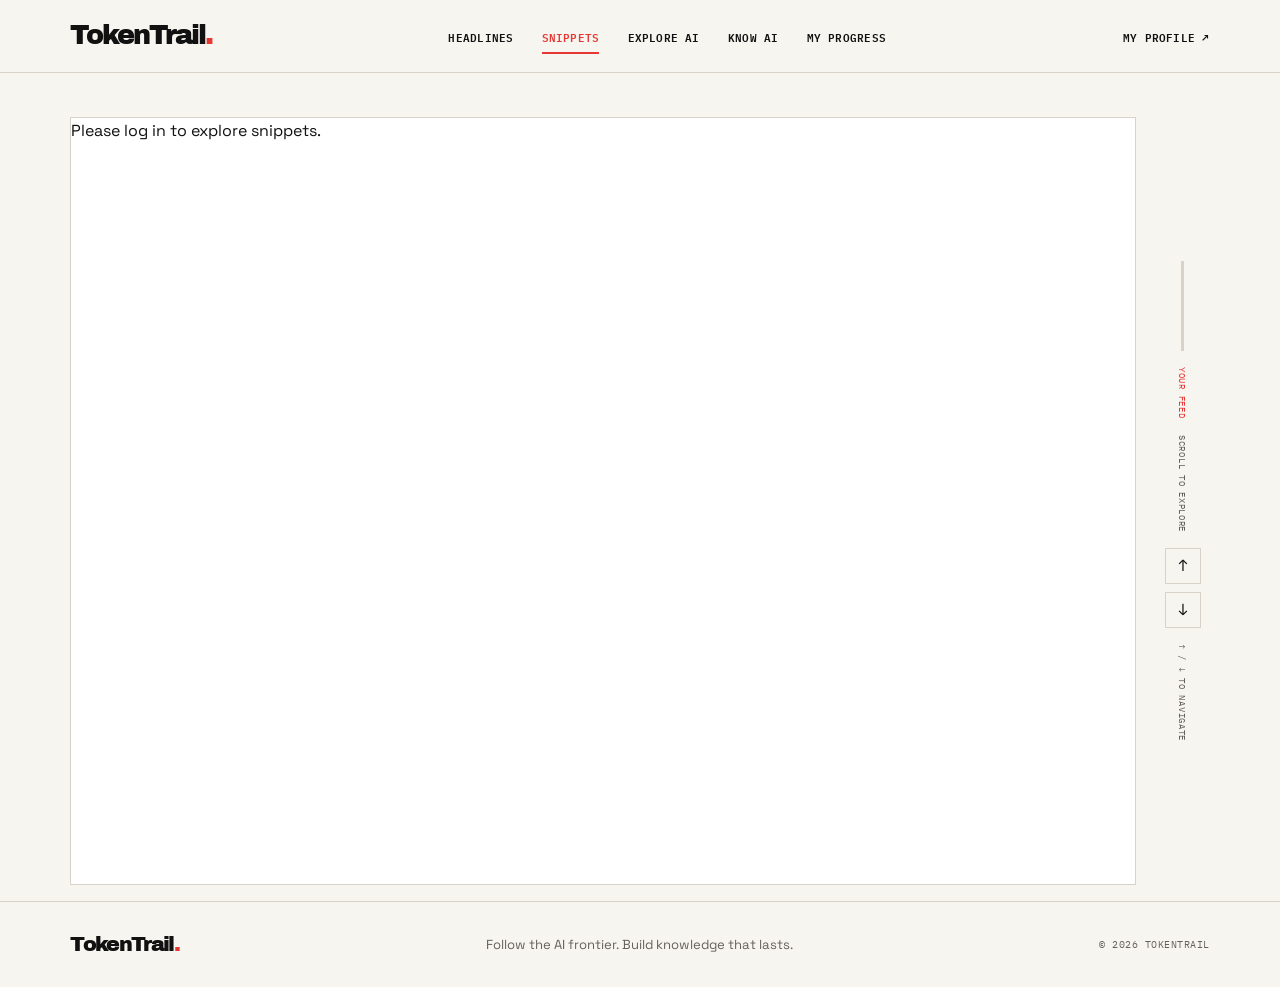
<file: frontend/pages/snippets.html>
<!DOCTYPE html>
<html lang="en">
<head>
    <meta charset="UTF-8">
    <meta name="viewport" content="width=device-width, initial-scale=1.0">
    <meta name="theme-color" content="#F7F5EF">
    <title>Snippets | TokenTrail</title>
    <link rel="stylesheet" href="../css/base.css">
    <link rel="stylesheet" href="../css/snippets.css">
    <script src="../js/nav.js" defer></script>
    <script src="../js/snippets.js" defer></script>
</head>
<body>
    <header class="app-header">
        <nav class="navbar" aria-label="Main">
            <a href="dashboard.html" class="logo">TokenTrail<span>.</span></a>

            <div class="nav-links" id="primary-navigation">
                <a href="dashboard.html">Headlines</a>
                <a href="snippets.html" aria-current="page">Snippets</a>
                <a href="explore.html">Explore AI</a>
                <a href="know-ai.html">Know AI</a>
                <a href="progress.html">My Progress</a>
            </div>

            <a href="progress.html" class="profile-link">My Profile ↗</a>

            <button type="button" class="mobile-menu-button" aria-label="Open navigation" aria-expanded="false" aria-controls="primary-navigation">☰</button>
        </nav>
    </header>

    <main class="snippets-page">
        <section class="snippets-heading">
        </section>

        <section class="reel-layout">
            <div class="reel-container" id="reel-container" role="region" aria-label="AI snippets">
                <div class="loading-state">Loading snippets...</div>
            </div>

            <aside class="reel-controls">
                <div class="progress-track">
                    <div class="progress-fill" id="progress-fill"></div>
                </div>
                <span class="control-label">YOUR FEED</span>
                <span class="control-hint">SCROLL TO EXPLORE</span>
                <div class="control-buttons">
                    <button id="prev-reel" aria-label="Previous snippet">↑</button>
                    <button id="next-reel" aria-label="Next snippet">↓</button>
                </div>
                <span class="control-hint">↑ / ↓ TO NAVIGATE</span>
            </aside>
        </section>

    </main>

    <dialog class="snippet-dialog" id="snippet-dialog" aria-labelledby="dialog-title">
        <div class="dialog-head">
            <span id="dialog-meta"></span>
            <button type="button" class="dialog-close" id="dialog-close" aria-label="Close topic">Close</button>
        </div>
        <div class="dialog-body">
            <h2 id="dialog-title"></h2>
            <p class="dialog-lead" id="dialog-lead"></p>
            <div class="takeaway">
                <span>THE TAKEAWAY</span>
                <p id="dialog-takeaway"></p>
            </div>
            <div class="dialog-detail" id="dialog-detail"></div>
            <div class="dialog-block">
                <span>RELATED CONCEPTS</span>
                <div class="dialog-related" id="dialog-related"></div>
            </div>
            <p class="dialog-note">Sample learning content written for this preview. Not a verified curriculum.</p>
        </div>
    </dialog>

    <footer class="app-footer">
        <a href="../index.html" class="logo">TokenTrail<span>.</span></a>
        <p>Follow the AI frontier. Build knowledge that lasts.</p>
        <span>© 2026 TOKENTRAIL</span>
    </footer>
</body>
</html>
</file>
<file: frontend/css/styles.css>
@import url('https://fonts.googleapis.com/css2?family=Archivo+Black&family=Space+Grotesk:wght@400;500;600;700&family=IBM+Plex+Mono:wght@400;500;600;700&display=swap');

/* TokenTrail landing page. */

:root {
    color-scheme: light;

    --ink: #111111;
    --paper: #F7F5EF;
    --red: #E63936;
    --white: #FFFFFF;
    --muted: #65615C;

    --display: 'Archivo Black', Impact, sans-serif;
    --body: 'Space Grotesk', Arial, sans-serif;
    --mono: 'IBM Plex Mono', monospace;

    --page-gutter: clamp(1.25rem, 5.5vw, 6rem);
    --content-width: 1440px;

    --rule: 1px solid var(--ink);
    --rule-heavy: 2px solid var(--ink);
    --transition: 180ms ease;
}

*,
*::before,
*::after {
    box-sizing: border-box;
}

html {
    scroll-behavior: smooth;
}

body {
    margin: 0;
    background: var(--paper);
    color: var(--ink);
    font: 400 16px/1.6 var(--body);
    -webkit-font-smoothing: antialiased;
    text-rendering: optimizeLegibility;
}

*::selection {
    background: var(--red);
    color: var(--white);
}

a {
    color: inherit;
    text-decoration: none;
}

button,
input,
select,
textarea {
    font: inherit;
}

button {
    cursor: pointer;
}

img,
svg {
    display: block;
    max-width: 100%;
}

h1,
h2,
h3,
p {
    margin-top: 0;
}

p {
    overflow-wrap: break-word;
}

a:focus-visible,
button:focus-visible {
    outline: 3px solid var(--red);
    outline-offset: 5px;
}

main {
    width: 100%;
    overflow: clip;
}

main > section,
.navbar,
.footer {
    padding-inline: var(--page-gutter);
}

.eyebrow {
    margin-bottom: 1.5rem;
    font: 500 clamp(0.75rem, 1vw, 0.95rem)/1.5 var(--mono);
    letter-spacing: 0.075em;
    text-transform: uppercase;
}

/* Navigation */

.navbar {
    position: relative;
    z-index: 2;
    min-height: 82px;
    display: flex;
    align-items: center;
    justify-content: space-between;
    gap: 1.5rem;
    border-bottom: var(--rule);
    background: var(--paper);
}

.logo {
    display: inline-flex;
    align-items: baseline;
    font: 400 clamp(1.45rem, 2vw, 1.9rem)/1 var(--display);
    letter-spacing: -0.085em;
    white-space: nowrap;
}

.logo span {
    color: var(--red);
    font-size: 1.25em;
    margin-left: 1px;
}

.login {
    position: relative;
    display: inline-flex;
    align-items: center;
    padding: 0.55rem 0;
    color: var(--ink);
    font: 600 0.9rem var(--mono);
    letter-spacing: -0.02em;
    text-transform: uppercase;
    transition: color var(--transition);
}

.login::after {
    position: absolute;
    right: 0;
    bottom: 0.2rem;
    left: 0;
    height: 2px;
    background: var(--red);
    content: "";
    transform: scaleX(0);
    transform-origin: left;
    transition: transform var(--transition);
}

.login:hover {
    color: var(--red);
}

.login:hover::after {
    transform: scaleX(1);
}

/* Hero */

.hero {
    position: relative;
    isolation: isolate;
    min-height: min(760px, 76vw);
    padding-top: clamp(5rem, 10vw, 9.5rem);
    padding-bottom: clamp(4rem, 8vw, 7rem);
    display: flex;
    flex-direction: column;
    align-items: flex-start;
    border-bottom: var(--rule-heavy);
}

.hero::before {
    position: absolute;
    top: 2.2rem;
    right: var(--page-gutter);
    width: clamp(58px, 8vw, 112px);
    aspect-ratio: 1;
    border: 1px solid var(--ink);
    background:
        linear-gradient(
            to right,
            transparent calc(50% - 0.5px),
            var(--red) calc(50% - 0.5px),
            var(--red) calc(50% + 0.5px),
            transparent calc(50% + 0.5px)
        ),
        linear-gradient(
            to bottom,
            transparent calc(50% - 0.5px),
            var(--red) calc(50% - 0.5px),
            var(--red) calc(50% + 0.5px),
            transparent calc(50% + 0.5px)
        );
    content: "";
    opacity: 0.85;
}

.hero::after {
    position: absolute;
    right: var(--page-gutter);
    bottom: 2rem;
    width: clamp(48px, 10vw, 140px);
    height: 7px;
    background: repeating-linear-gradient(
        to right,
        var(--red) 0 2px,
        transparent 2px 7px
    );
    content: "";
}

.hero > .eyebrow {
    position: relative;
    padding-left: 1.2rem;
    color: var(--muted);
}

.hero > .eyebrow::before {
    position: absolute;
    top: 0.48em;
    left: 0;
    width: 7px;
    height: 7px;
    background: var(--red);
    content: "";
}

.hero h1 {
    position: relative;
    z-index: 1;
    width: 100%;
    max-width: 1180px;
    margin-bottom: clamp(1.5rem, 3vw, 2.6rem);
    font: 400 clamp(4rem, 11.8vw, 10.5rem)/0.88 var(--display);
    letter-spacing: -0.095em;
    overflow-wrap: normal;
}

.hero h1 span {
    position: relative;
    display: inline-block;
    padding-right: 0.08em;
    color: var(--red);
}

.hero h1 span::after {
    position: absolute;
    right: 0;
    bottom: -0.095em;
    left: 0.04em;
    height: 0.055em;
    background: var(--red);
    content: "";
    transform: skewX(-12deg);
}

.hero-description {
    max-width: 460px;
    margin-bottom: 2rem;
    color: var(--muted);
    font-size: clamp(1rem, 1.45vw, 1.2rem);
    line-height: 1.75;
}

.primary-button {
    position: relative;
    display: inline-flex;
    min-height: 56px;
    align-items: center;
    justify-content: space-between;
    gap: 2.25rem;
    padding: 0.9rem 1.15rem;
    border: 1px solid var(--ink);
    background: var(--ink);
    color: var(--white);
    font: 600 0.9rem var(--mono);
    letter-spacing: -0.01em;
    text-transform: uppercase;
    transition:
        background var(--transition),
        color var(--transition),
        border-color var(--transition);
}

.primary-button span {
    color: var(--red);
    font-family: var(--body);
    font-size: 1.35rem;
    line-height: 1;
    transition:
        color var(--transition),
        transform var(--transition);
}

.primary-button:hover {
    border-color: var(--red);
    background: var(--red);
    color: var(--white);
}

.primary-button:hover span {
    color: var(--white);
    transform: translateX(3px);
}

.hero-note {
    margin: 1.25rem 0 0;
    color: var(--muted);
    font: 400 0.68rem var(--mono);
    letter-spacing: 0.025em;
}

/* Features */

.features {
    padding-top: 0;
    padding-bottom: 0;
}

.section-heading {
    position: relative;
    width: calc(100% + 2 * var(--page-gutter));
    margin-left: calc(-1 * var(--page-gutter));
    padding: clamp(3rem, 5vw, 4.5rem) 1.5rem;
    display: flex;
    flex-direction: column;
    align-items: center;
    justify-content: center;
    text-align: center;
    background: var(--ink);
}

.section-heading::after {
    position: absolute;
    bottom: 0;
    left: 50%;
    width: 65px;
    height: 3px;
    background: var(--red);
    content: "";
    transform: translateX(-50%);
}

.section-heading .eyebrow {
    margin-bottom: 1.25rem;
    color: var(--red);
    font-size: 0.75rem;
    letter-spacing: 0.18em;
}

.section-heading h2 {
    max-width: 950px;
    margin: 0 auto 1.1rem;
    color: var(--paper);
    font: 400 clamp(2.8rem, 6vw, 5.2rem)/1.02 var(--display);
    letter-spacing: -0.085em;
}

.section-heading h2 span {
    color: var(--red);
}

.section-heading > p:last-child {
    max-width: 520px;
    margin: 0;
    color: #B8B3AA;
    font-size: 0.92rem;
}

.feature-grid {
    display: grid;
    grid-template-columns: minmax(0, 1fr);
}

.feature-card {
    position: relative;
    display: grid;
    grid-template-columns: minmax(140px, 0.55fr) minmax(0, 2fr);
    column-gap: clamp(1.5rem, 5vw, 6rem);
    align-items: start;
    padding: clamp(2rem, 4vw, 3.5rem) 0;
    border-bottom: var(--rule);
    transition:
        padding-left var(--transition),
        padding-right var(--transition);
}

.feature-card::before {
    position: absolute;
    top: -1px;
    left: 0;
    width: 0;
    height: 2px;
    background: var(--red);
    content: "";
    transition: width 260ms ease;
}

.feature-card:hover::before {
    width: 100%;
}

.feature-card:hover {
    padding-right: 0.75rem;
    padding-left: 0.75rem;
}

.feature-number {
    grid-column: 1;
    grid-row: 1 / span 3;
    padding-top: 0.5rem;
    color: var(--muted);
    font: 500 0.72rem/1.7 var(--mono);
    letter-spacing: 0.02em;
}

.feature-number::first-letter {
    color: var(--red);
}

.feature-card h3 {
    grid-column: 2;
    grid-row: 1;
    margin-bottom: 0.9rem;
    font: 400 clamp(2rem, 4.2vw, 3.9rem)/1 var(--display);
    letter-spacing: -0.075em;
    transition: color var(--transition);
}

.feature-card:hover h3 {
    color: var(--red);
}

.feature-description {
    grid-column: 2;
    grid-row: 2;
    max-width: 520px;
    margin-bottom: 1.4rem;
    color: var(--muted);
    font-size: 0.95rem;
    line-height: 1.8;
}

.explore-button {
    position: relative;
    display: inline-flex;
    grid-column: 2;
    grid-row: 3;
    width: fit-content;
    align-items: center;
    gap: 0.65rem;
    padding-bottom: 0.3rem;
    font: 600 0.75rem var(--mono);
    letter-spacing: 0.04em;
    text-transform: uppercase;
    transition: color var(--transition);
}

.explore-button::after {
    position: absolute;
    right: 0;
    bottom: 0;
    left: 0;
    height: 1px;
    background: var(--red);
    content: "";
    transform: scaleX(0);
    transform-origin: left;
    transition: transform var(--transition);
}

.explore-button:hover {
    color: var(--red);
}

.explore-button:hover::after {
    transform: scaleX(1);
}

/* Closing */

.closing {
    position: relative;
    isolation: isolate;
    display: flex;
    flex-direction: column;
    align-items: flex-start;
    padding-top: clamp(5rem, 10vw, 9rem);
    padding-bottom: clamp(5rem, 10vw, 9rem);
    overflow: hidden;
    background: var(--ink);
    color: var(--paper);
}

.closing::before {
    position: absolute;
    top: 0;
    right: var(--page-gutter);
    left: var(--page-gutter);
    height: 1px;
    background: var(--red);
    content: "";
}

.closing::after {
    position: absolute;
    right: var(--page-gutter);
    bottom: 3rem;
    width: clamp(70px, 15vw, 190px);
    height: 1px;
    background: var(--red);
    content: "";
}

.closing .eyebrow {
    margin-bottom: clamp(2rem, 4vw, 3.5rem);
    color: var(--red);
}

.closing h2 {
    max-width: 1100px;
    margin-bottom: clamp(2.5rem, 5vw, 4rem);
    color: var(--paper);
    font: 400 clamp(3.3rem, 9vw, 8.2rem)/0.96 var(--display);
    letter-spacing: -0.09em;
}

.closing h2 span {
    display: inline-block;
    color: var(--red);
}

.closing .primary-button {
    border-color: var(--paper);
    background: var(--paper);
    color: var(--ink);
}

.closing .primary-button span {
    color: var(--red);
}

.closing .primary-button:hover {
    border-color: var(--red);
    background: var(--red);
    color: var(--white);
}

.closing .primary-button:hover span {
    color: var(--white);
}

/* Footer */

.footer {
    display: grid;
    grid-template-columns: 1.5fr 1fr 0.8fr;
    align-items: start;
    gap: 2.5rem;
    padding-top: 3.4rem;
    padding-bottom: 1.6rem;
    background: var(--paper);
    border-top: var(--rule);
}

.footer-brand .logo {
    margin-bottom: 0.8rem;
    font-size: 1.7rem;
}

.footer-brand p {
    max-width: 280px;
    margin: 0;
    color: var(--muted);
    font-size: 0.85rem;
    line-height: 1.7;
}

.footer-about p {
    margin: 0 0 0.45rem;
    color: var(--muted);
    font-size: 0.85rem;
    line-height: 1.6;
}

.footer-about strong {
    color: var(--ink);
}

.footer-links {
    display: flex;
    flex-direction: column;
    align-items: flex-start;
    gap: 0.75rem;
}

.footer-links a {
    font: 500 0.8rem var(--mono);
    transition: color var(--transition);
}

.footer-links a:hover {
    color: var(--red);
}

.footer-bottom {
    grid-column: 1 / -1;
    display: flex;
    justify-content: space-between;
    gap: 1rem;
    margin-top: 1rem;
    padding-top: 1.2rem;
    border-top: var(--rule);
}

.footer-bottom p {
    margin: 0;
    color: var(--muted);
    font: 400 0.68rem var(--mono);
}

/* Responsive */

@media (max-width: 900px) {
    .hero {
        min-height: auto;
        padding-top: 7rem;
        padding-bottom: 6rem;
    }

    .hero h1 {
        font-size: clamp(4.2rem, 12.5vw, 7.5rem);
    }

    .feature-description {
        font-size: 0.93rem;
    }
}

@media (max-width: 600px) {
    :root {
        --page-gutter: 1.25rem;
    }

    body {
        font-size: 15px;
    }

    .navbar {
        min-height: 70px;
    }

    .logo {
        font-size: 1.55rem;
    }

    .login {
        font-size: 0.64rem;
    }

    .hero {
        padding-top: 6.25rem;
        padding-bottom: 5rem;
    }

    .hero::before {
        top: 1.5rem;
        width: 43px;
    }

    .hero::after {
        bottom: 1.5rem;
        width: 65px;
    }

    .hero > .eyebrow {
        max-width: calc(100% - 55px);
        font-size: 0.8rem;
    }

    .hero h1 {
        margin-bottom: 1.8rem;
        font-size: clamp(3.5rem, 13.8vw, 5.6rem);
        line-height: 0.94;
        letter-spacing: -0.09em;
    }

    .hero-description {
        max-width: 360px;
        font-size: 0.98rem;
        line-height: 1.75;
    }

    .primary-button {
        min-height: 54px;
        gap: 1.75rem;
        padding: 0.85rem 1rem;
        font-size: 0.7rem;
    }

    .hero-note {
        font-size: 0.62rem;
    }

    .section-heading {
        padding: 3.2rem 1.25rem;
    }

    .section-heading .eyebrow {
        margin-bottom: 1.5rem;
        font-size: 0.7rem;
    }

    .section-heading h2 {
        font-size: clamp(2.5rem, 9vw, 3.5rem);
        line-height: 1.08;
    }

    .section-heading > p:last-child {
        font-size: 0.82rem;
    }

    .feature-card {
        grid-template-columns: 1fr;
        padding: 1.9rem 0;
    }

    .feature-card:hover {
        padding-right: 0;
        padding-left: 0.35rem;
    }

    .feature-number {
        grid-column: 1;
        grid-row: 1;
        margin-bottom: 1rem;
        padding-top: 0;
        font-size: 0.62rem;
    }

    .feature-card h3 {
        grid-column: 1;
        grid-row: 2;
        margin-bottom: 0.8rem;
        font-size: clamp(2.3rem, 9vw, 3.2rem);
        line-height: 1.05;
    }

    .feature-description {
        grid-column: 1;
        grid-row: 3;
        max-width: 390px;
        margin-bottom: 1.2rem;
        font-size: 0.9rem;
        line-height: 1.8;
    }

    .explore-button {
        grid-column: 1;
        grid-row: 4;
        font-size: 0.67rem;
    }

    .closing {
        padding-top: 5rem;
        padding-bottom: 5.5rem;
    }

    .closing .eyebrow {
        margin-bottom: 2rem;
    }

    .closing h2 {
        margin-bottom: 2.25rem;
        font-size: clamp(3.15rem, 11.5vw, 4.9rem);
        line-height: 1;
    }

    .closing::after {
        bottom: 2rem;
        width: 70px;
    }

    .footer {
        grid-template-columns: 1fr 1fr;
        gap: 2rem 1.25rem;
        padding-top: 2.5rem;
    }

    .footer-links {
        grid-column: 1 / -1;
        flex-direction: row;
        flex-wrap: wrap;
        gap: 1.25rem;
    }

    .footer-bottom {
        flex-direction: column;
        gap: 0.5rem;
    }
}

@media (max-width: 400px) {
    .hero h1 {
        font-size: 3.3rem;
    }

    .section-heading h2 {
        font-size: 2.5rem;
    }

    .feature-card h3 {
        font-size: 2.2rem;
    }

    .closing h2 {
        font-size: 2.9rem;
    }

    .footer {
        grid-template-columns: 1fr;
    }

    .footer-links {
        grid-column: auto;
    }
}

@media (prefers-reduced-motion: reduce) {
    *,
    *::before,
    *::after {
        scroll-behavior: auto !important;
        animation-duration: 0.01ms !important;
        animation-iteration-count: 1 !important;
        transition-duration: 0.01ms !important;
    }
}

@media print {
    :root {
        --paper: #FFFFFF;
        --ink: #000000;
        --red: #C00000;
        --muted: #444444;
    }

    body {
        background: var(--paper);
        color: var(--ink);
    }

    .hero,
    .features,
    .closing {
        break-inside: avoid;
    }

    .hero::before,
    .hero::after,
    .closing::after,
    .navbar .login {
        display: none;
    }

    .primary-button {
        border: 1px solid var(--ink);
        background: transparent;
        color: var(--ink);
    }

    .closing {
        background: var(--paper);
        color: var(--ink);
    }

    .closing h2 {
        color: var(--ink);
    }

    .closing .primary-button {
        background: transparent;
        color: var(--ink);
    }
}
</file>
<file: frontend/css/base.css>
@import url('https://fonts.googleapis.com/css2?family=Archivo+Black&family=Space+Grotesk:wght@400;500;600;700&family=IBM+Plex+Mono:wght@400;500;600;700&display=swap');

/* Shared shell for every in-product page: tokens, typography, header, footer. */

:root {
    color-scheme: light;

    --ink: #111111;
    --paper: #F7F5EF;
    --red: #E63936;
    --white: #FFFFFF;
    --muted: #65615C;
    --border: #D8D2C8;

    --display: 'Archivo Black', Impact, sans-serif;
    --body: 'Space Grotesk', Arial, sans-serif;
    --mono: 'IBM Plex Mono', monospace;

    --page-gutter: clamp(1.25rem, 5.5vw, 6rem);
    --content-width: 1440px;
    --transition: 180ms ease;
}

*,
*::before,
*::after {
    box-sizing: border-box;
}

body {
    margin: 0;
    background: var(--paper);
    color: var(--ink);
    font: 400 16px/1.6 var(--body);
    -webkit-font-smoothing: antialiased;
}

a {
    color: inherit;
    text-decoration: none;
}

button,
input,
select,
textarea {
    font: inherit;
    color: inherit;
}

button {
    cursor: pointer;
}

img {
    display: block;
    max-width: 100%;
}

h1,
h2,
h3,
p {
    margin-top: 0;
}

p {
    overflow-wrap: break-word;
}

a:focus-visible,
button:focus-visible,
input:focus-visible,
select:focus-visible,
textarea:focus-visible {
    outline: 2px solid var(--red);
    outline-offset: 4px;
}

.eyebrow {
    margin: 0 0 0.85rem;
    color: var(--red);
    font: 500 0.68rem/1.5 var(--mono);
    letter-spacing: 0.09em;
    text-transform: uppercase;
}

/* Header and navigation */

.app-header {
    position: relative;
    z-index: 20;
    background: var(--paper);
    border-bottom: 1px solid var(--border);
}

.navbar {
    max-width: var(--content-width);
    min-height: 72px;
    margin: 0 auto;
    padding: 0 var(--page-gutter);
    display: flex;
    align-items: center;
    justify-content: flex-start;
    gap: 2rem;
}

.logo {
    font: 400 1.7rem/1 var(--display);
    letter-spacing: -0.08em;
    white-space: nowrap;
}

.logo span {
    color: var(--red);
}

.nav-links {
    display: flex;
    align-items: center;
    gap: clamp(1rem, 2.2vw, 2.5rem);
}

.nav-links {
    margin-left: auto;
}

.nav-links + .profile-link {
    margin-left: auto;
}

.profile-link + .profile-link {
    margin-left: 1rem;
}

.nav-links a,
.profile-link {
    position: relative;
    padding: 0.5rem 0;
    font: 600 0.68rem var(--mono);
    letter-spacing: 0.02em;
    text-transform: uppercase;
    transition: color var(--transition);
}

.nav-links a::after {
    content: "";
    position: absolute;
    bottom: 0;
    left: 0;
    width: 100%;
    height: 2px;
    background: var(--red);
    transform: scaleX(0);
    transform-origin: left;
    transition: transform var(--transition);
}

.nav-links a:hover,
.nav-links a[aria-current="page"],
.profile-link:hover {
    color: var(--red);
}

.nav-links a:hover::after,
.nav-links a[aria-current="page"]::after {
    transform: scaleX(1);
}

.mobile-menu-button {
    display: none;
    width: 38px;
    height: 38px;
    padding: 0;
    border: 1px solid var(--border);
    background: transparent;
    color: var(--ink);
    font-size: 1.05rem;
    line-height: 1;
}

/* Footer */

.app-footer {
    padding: 2rem max(var(--page-gutter), calc((100% - var(--content-width)) / 2));
    display: flex;
    align-items: center;
    justify-content: space-between;
    flex-wrap: wrap;
    gap: 1rem 2rem;
    border-top: 1px solid var(--border);
}

.app-footer .logo {
    font-size: 1.3rem;
}

.app-footer p {
    margin: 0;
    color: var(--muted);
    font-size: 0.82rem;
}

.app-footer > span {
    color: var(--muted);
    font: 400 0.62rem var(--mono);
    letter-spacing: 0.05em;
}

@media (max-width: 760px) {
    .navbar {
        min-height: 64px;
        gap: 1rem;
    }

    .nav-links,
    .profile-link {
        display: none;
    }

    .mobile-menu-button {
        display: block;
    }

    .app-header.menu-open .navbar {
        flex-wrap: wrap;
        padding-bottom: 1rem;
    }

    .app-header.menu-open .nav-links {
        order: 3;
        width: 100%;
        display: grid;
        grid-template-columns: 1fr 1fr;
        gap: 0.75rem 1rem;
        padding-top: 0.9rem;
        border-top: 1px solid var(--border);
    }

    .app-header.menu-open .profile-link {
        order: 4;
        display: block;
        width: 100%;
    }

    .app-footer {
        flex-direction: column;
        align-items: flex-start;
        padding-block: 1.75rem;
    }
}

@media (prefers-reduced-motion: reduce) {
    *,
    *::before,
    *::after {
        scroll-behavior: auto !important;
        animation-duration: 0.01ms !important;
        animation-iteration-count: 1 !important;
        transition-duration: 0.01ms !important;
    }
}
</file>
<file: frontend/css/app.css>
body.story-open {
    overflow: hidden;
}

.dashboard {
    max-width: var(--content-width);
    margin: 0 auto;
}

.discovery-layout {
    display: grid;
    grid-template-columns: minmax(0, 2fr) minmax(240px, 0.85fr);
    gap: clamp(2rem, 4vw, 4rem);
    padding: 2.5rem var(--page-gutter) 5rem;
    align-items: start;
}

.discovery-main {
    min-width: 0;
}

.feed-heading {
    padding-bottom: 1.5rem;
    border-bottom: 2px solid var(--ink);
}

.feed-title-group {
    display: flex;
    align-items: center;
    gap: 1.2rem;
}

.feed-title-icon {
    width: 60px;
    height: 60px;
    flex-shrink: 0;
    display: grid;
    place-items: center;
    border: 1px solid var(--ink);
    background: var(--ink);
    color: var(--paper);
}

.feed-title-icon svg {
    display: block;
    width: 32px;
    height: 32px;
}

.feed-heading h1 {
    margin: 0.3rem 0 0.35rem;
    font: 400 clamp(2rem, 4vw, 3.3rem)/1.05 var(--display);
    letter-spacing: -0.065em;
}

.feed-heading p:last-child {
    margin: 0;
    color: var(--muted);
    font-size: 0.9rem;
}

.feed-toolbar {
    display: flex;
    align-items: center;
    justify-content: space-between;
    gap: 1rem;
    padding: 1.1rem 0;
    font: 500 0.63rem var(--mono);
    letter-spacing: 0.06em;
}

#active-feed-label {
    color: var(--red);
}

.feed-meta {
    display: flex;
    align-items: center;
    gap: 1.25rem;
    color: var(--muted);
}

.sample-note {
    color: var(--red);
}

.discovery-grid {
    display: grid;
    grid-template-columns: repeat(2, minmax(0, 1fr));
    gap: 1rem;
}

.poster-card {
    position: relative;
    isolation: isolate;
    overflow: hidden;
    min-height: 235px;
    padding: 1.3rem;
    display: flex;
    flex-direction: column;
    justify-content: space-between;
    border: 1px solid rgba(17, 17, 17, 0.1);
    outline: 2px solid transparent;
    outline-offset: -2px;
    text-align: left;
    transition: outline-color var(--transition);
}

.poster-card:hover,
.poster-card:focus-visible {
    outline-color: var(--red);
}

.poster-card.featured {
    grid-column: 1 / -1;
    min-height: 320px;
    padding: 2rem;
}

.card-topline,
.card-bottomline {
    position: relative;
    z-index: 2;
    display: flex;
    align-items: center;
    justify-content: space-between;
    gap: 1rem;
}

.card-category,
.card-index,
.card-meta {
    font: 500 0.63rem var(--mono);
    letter-spacing: 0.05em;
}

.card-index,
.card-meta {
    opacity: 0.75;
}

.card-copy {
    position: relative;
    z-index: 2;
    display: block;
    width: 100%;
    min-width: 0;
    max-width: 560px;
}

.story-modal {
    min-width: 0;
    overflow-x: hidden;
}

.modal-content {
    min-width: 0;
    overflow-x: hidden;
}

.modal-content h2 {
    overflow-wrap: anywhere;
    word-break: normal;
}

.card-title {
    display: block;
    width: 100%;
    min-width: 0;
    margin-bottom: 0.6rem;
    font: 400 clamp(1.35rem, 2.4vw, 2rem)/1.12 var(--display);
    letter-spacing: -0.055em;
    overflow-wrap: break-word;
    word-break: normal;
}

.featured .card-title {
    font-size: clamp(2rem, 4vw, 3.1rem);
}


.card-summary {
    display: -webkit-box;
    max-width: 470px;
    overflow: hidden;
    font-size: 0.85rem;
    line-height: 1.65;
    opacity: 0.85;
    -webkit-box-orient: vertical;
    -webkit-line-clamp: 4;
    line-clamp: 4;
}


.card-open {
    font-size: 1.2rem;
    transition: transform var(--transition);
}

.poster-card:hover .card-open,
.poster-card:focus-visible .card-open {
    transform: translate(3px, -3px);
}

.card-artwork {
    position: absolute;
    z-index: 0;
    inset: 0;
    overflow: hidden;
    pointer-events: none;
}

.art-grid {
    position: absolute;
    inset: 0;
    background-image:
        linear-gradient(currentColor 1px, transparent 1px),
        linear-gradient(90deg, currentColor 1px, transparent 1px);
    background-size: 28px 28px;
    opacity: 0.08;
}

.art-orbit {
    position: absolute;
    top: -55px;
    right: -45px;
    width: 220px;
    height: 220px;
    border: 1px solid currentColor;
    border-radius: 50%;
    opacity: 0.2;
}

.art-orbit::before,
.art-orbit::after {
    content: "";
    position: absolute;
    inset: 20px;
    border: 1px solid currentColor;
    border-radius: 50%;
}

.art-orbit::after {
    inset: 45px;
}

.art-symbol {
    position: absolute;
    top: 10%;
    right: 8%;
    font-size: clamp(5rem, 12vw, 9rem);
    line-height: 1;
    opacity: 0.13;
}

.theme-dark { background: #17191D; color: #F7F5EF; }
.theme-red { background: #E63936; color: white; }
.theme-green { background: #253C35; color: #F3F5ED; }
.theme-purple { background: #393047; color: #F8F2FF; }
.theme-cream { background: #E9E2D5; color: #171717; }
.theme-blue { background: #23384B; color: #F1F4F7; }
.theme-paper { background: #F0EDE5; color: #171717; }

.feed-selector {
    position: sticky;
    top: 2rem;
}

.selector-heading {
    display: flex;
    align-items: center;
    justify-content: space-between;
    gap: 0.5rem;
    padding-bottom: 1rem;
    border-bottom: 2px solid var(--ink);
}

.selector-heading .eyebrow {
    margin: 0;
}

.selector-heading span {
    color: var(--muted);
    font: 400 0.6rem var(--mono);
    letter-spacing: 0.05em;
}

.feed-options {
    display: flex;
    flex-direction: column;
}

.feed-option {
    width: 100%;
    min-height: 78px;
    padding: 0.9rem 0.65rem;
    display: grid;
    grid-template-columns: 28px minmax(0, 1fr) 20px;
    align-items: center;
    gap: 0.7rem;
    border: 0;
    border-bottom: 1px solid var(--border);
    border-left: 3px solid transparent;
    background: transparent;
    color: var(--ink);
    text-align: left;
    transition: background var(--transition), border-color var(--transition);
}

.feed-option:hover {
    background: #EEEAE2;
}

.feed-option[aria-pressed="true"] {
    border-left-color: var(--red);
    background: var(--ink);
    color: var(--paper);
}

.feed-option-number {
    color: var(--red);
    font: 400 0.7rem var(--mono);
}

.feed-option-content {
    display: flex;
    flex-direction: column;
    gap: 0.2rem;
}

.feed-option-content strong {
    font-size: 0.88rem;
}

.feed-option-content small {
    color: var(--muted);
    font-size: 0.7rem;
}

.feed-option[aria-pressed="true"] small {
    color: #B8B3AA;
}

.feed-option-arrow {
    color: var(--red);
    opacity: 0;
    transition: opacity var(--transition);
}

.feed-option:hover .feed-option-arrow,
.feed-option[aria-pressed="true"] .feed-option-arrow {
    opacity: 1;
}

.story-overlay {
    position: fixed;
    z-index: 1000;
    inset: 0;
    padding: 1.5rem;
    display: grid;
    place-items: center;
    opacity: 0;
    visibility: hidden;
    pointer-events: none;
    transition: opacity 200ms ease;
}

.story-overlay.open {
    opacity: 1;
    visibility: visible;
    pointer-events: auto;
}

.story-backdrop {
    position: absolute;
    inset: 0;
    background: #0A0A0AD6;
}

.story-modal {
    position: relative;
    z-index: 1;
    width: min(900px, 100%);
    max-height: 90vh;
    overflow: auto;
    display: grid;
    grid-template-columns: 0.85fr 1.15fr;
    background: var(--paper);
    transform: translateY(12px);
    transition: transform 200ms ease;
}

.story-overlay.open .story-modal {
    transform: translateY(0);
}

.story-close {
    position: absolute;
    z-index: 2;
    top: 0.8rem;
    right: 0.8rem;
    width: 40px;
    height: 40px;
    border: 0;
    background: var(--ink);
    color: var(--white);
    font-size: 1.5rem;
    line-height: 1;
}

.story-close:hover {
    background: var(--red);
}

.modal-artwork {
    position: relative;
    min-height: 420px;
    padding: 1.5rem;
    overflow: hidden;
    display: flex;
    flex-direction: column;
    justify-content: space-between;
}

.modal-art-label,
.modal-art-symbol {
    position: relative;
    z-index: 1;
}

.modal-art-label {
    font: 500 0.65rem var(--mono);
    letter-spacing: 0.05em;
}

.modal-art-symbol {
    align-self: center;
    margin: auto;
    font-size: 7rem;
    line-height: 1;
}

.modal-content {
    padding: clamp(1.5rem, 4vw, 3rem);
}

.modal-content h2 {
    margin-bottom: 1rem;
    font: 400 clamp(1.8rem, 3.5vw, 2.6rem)/1.1 var(--display);
    letter-spacing: -0.06em;
}

.modal-summary,
#modal-details {
    margin: 0;
    color: var(--muted);
    font-size: 0.9rem;
    line-height: 1.75;
}

.modal-divider {
    height: 1px;
    margin: 1.3rem 0;
    background: var(--border);
}

.modal-content h3 {
    margin-bottom: 0.5rem;
    font-size: 1rem;
}

.modal-tags {
    display: flex;
    flex-wrap: wrap;
    gap: 0.5rem;
    margin-top: 1.2rem;
}

.modal-tags span {
    padding: 0.4rem 0.6rem;
    border: 1px solid var(--border);
    font: 400 0.62rem var(--mono);
    letter-spacing: 0.04em;
}

.modal-note {
    margin: 1.5rem 0 0;
    padding-top: 1rem;
    border-top: 1px solid var(--border);
    color: var(--muted);
    font: 400 0.62rem/1.7 var(--mono);
    letter-spacing: 0.03em;
}

@media (max-width: 950px) {
    .discovery-layout {
        grid-template-columns: minmax(0, 1.5fr) minmax(210px, 0.8fr);
    }
}

@media (max-width: 760px) {
    .discovery-layout {
        grid-template-columns: 1fr;
        padding-top: 1.5rem;
    }

    .feed-selector {
        position: static;
        grid-row: 1;
    }

    .discovery-main {
        grid-row: 2;
    }

    .feed-options {
        display: grid;
        grid-template-columns: 1fr 1fr;
        gap: 0.5rem;
    }

    .feed-option {
        min-height: 68px;
        grid-template-columns: 22px minmax(0, 1fr);
        padding: 0.7rem;
        border: 1px solid var(--border);
    }

    .feed-option-arrow {
        display: none;
    }

    .story-modal {
        grid-template-columns: 1fr;
    }

    .modal-artwork {
        min-height: 170px;
    }

    .modal-art-symbol {
        font-size: 4rem;
    }
}

@media (max-width: 480px) {
    .discovery-grid {
        grid-template-columns: 1fr;
    }

    .poster-card.featured {
        grid-column: auto;
        min-height: 270px;
    }

    .feed-title-icon {
        width: 48px;
        height: 48px;
    }

    .feed-title-icon svg {
        width: 26px;
        height: 26px;
    }

    .feed-title-group {
        gap: 0.8rem;
    }

    .feed-heading h1 {
        font-size: 1.8rem;
    }

    .story-overlay {
        padding: 0.6rem;
    }

    .story-modal {
        max-height: 94vh;
    }
}


.modal-content {
    overflow-y: auto;
    max-height: 100%;
}

.modal-divider {
    margin: 1.5rem 0;
}

.modal-section {
    margin-bottom: 1.5rem;
}

.modal-section h3 {
    margin-bottom: 0.65rem;
    color: var(--ink);
    font: 600 0.75rem var(--mono);
    letter-spacing: 0.07em;
    text-transform: uppercase;
}

.modal-section p {
    margin: 0;
    color: var(--muted);
    font-size: 0.92rem;
    line-height: 1.75;
}

.modal-section ul {
    display: grid;
    gap: 0.65rem;
    margin: 0;
    padding-left: 1.1rem;
    color: var(--muted);
    font-size: 0.9rem;
    line-height: 1.65;
}

.modal-source {
    display: flex;
    flex-direction: column;
    gap: 1rem;
    margin-top: 1.5rem;
    padding-top: 1.2rem;
    border-top: 1px solid var(--border);
}

.modal-source p {
    margin: 0;
    color: var(--muted);
    font: 400 0.65rem var(--mono);
    line-height: 1.6;
}

.original-link {
    display: inline-flex;
    width: fit-content;
    align-items: center;
    justify-content: center;
    padding: 0.9rem 1.1rem;
    border: 1px solid var(--ink);
    background: var(--ink);
    color: var(--white);
    font: 500 0.68rem var(--mono);
    letter-spacing: 0.06em;
    text-decoration: none;
    transition: background var(--transition), color var(--transition), border-color var(--transition);
}

.original-link:hover,
.original-link:focus-visible {
    border-color: var(--red);
    background: var(--red);
    color: var(--white);
}

.original-link.is-disabled {
    border-color: var(--border);
    background: transparent;
    color: var(--muted);
    cursor: not-allowed;
    pointer-events: none;
}

@media (max-width: 700px) {
    .modal-content {
        max-height: none;
        overflow: visible;
    }

    .modal-section {
        margin-bottom: 1.2rem;
    }
}
</file>
<file: frontend/css/explore.css>
.explore-page {
    max-width: var(--content-width);
    margin: 0 auto;
    padding: 3.5rem var(--page-gutter) 1.5rem;
}

.explore-hero {
    padding-bottom: 2.5rem;
    border-bottom: 1px solid var(--border);
}

.explore-hero h1 {
    margin: 0.9rem 0 1.1rem;
    font: 400 clamp(3rem, 7vw, 5.25rem)/0.98 var(--display);
    letter-spacing: -0.06em;
}

.explore-hero h1 span {
    color: var(--red);
}

.hero-description {
    max-width: 540px;
    margin: 0 0 1.1rem;
    color: var(--muted);
}

.catalogue-note {
    margin: 0;
    color: var(--muted);
    font: 400 0.62rem/1.6 var(--mono);
    letter-spacing: 0.04em;
}

.model-explorer {
    padding-top: 2.5rem;
}

.explorer-top,
.directory-heading,
.results-heading,
.compare-heading {
    display: flex;
    align-items: flex-end;
    justify-content: space-between;
    gap: 1.5rem;
}

.explorer-top h2,
.directory-heading h2,
.results-heading h3,
.compare-heading h2 {
    margin: 0;
    font: 400 clamp(1.55rem, 3vw, 2.15rem)/1.1 var(--display);
    letter-spacing: -0.045em;
}

.results-heading h3 {
    margin-top: 0.5rem;
}

.model-count {
    color: var(--muted);
    font: 500 0.63rem var(--mono);
    letter-spacing: 0.06em;
    white-space: nowrap;
}

.mode-switch {
    display: grid;
    grid-template-columns: repeat(3, 1fr);
    margin-top: 1.75rem;
    border: 1px solid var(--border);
    background: var(--white);
}

.mode-button {
    min-height: 92px;
    padding: 1rem 1.25rem;
    display: flex;
    flex-direction: column;
    align-items: flex-start;
    gap: 0.3rem;
    border: 0;
    border-right: 1px solid var(--border);
    background: transparent;
    color: var(--ink);
    text-align: left;
    font: 400 1.15rem var(--display);
    letter-spacing: -0.03em;
    transition: background var(--transition), color var(--transition);
}

.mode-button:last-child {
    border-right: 0;
}

.mode-button > span {
    color: var(--red);
    font: 400 0.6rem var(--mono);
}

.mode-button small {
    color: var(--muted);
    font: 400 0.72rem var(--body);
    letter-spacing: 0;
}

.mode-button:hover {
    background: #EFEBE3;
}

.mode-button[aria-pressed="true"] {
    background: var(--ink);
    color: var(--white);
}

.mode-button[aria-pressed="true"] small {
    color: #BDB8B0;
}

.directory {
    padding-top: 2.5rem;
}

.directory-toolbar {
    display: grid;
    grid-template-columns: minmax(180px, 1fr) 180px 180px;
    gap: 0.6rem;
    margin-bottom: 2rem;
}

.search-box {
    display: flex;
    align-items: center;
    gap: 0.6rem;
    min-height: 44px;
    padding: 0 0.8rem;
    border: 1px solid var(--border);
    background: var(--white);
    transition: border-color var(--transition);
}

.search-box:focus-within {
    border-color: var(--red);
}

.search-box span {
    color: var(--red);
    font-size: 1.3rem;
    line-height: 1;
}

.search-box input {
    width: 100%;
    border: 0;
    background: transparent;
    font-size: 0.8rem;
}

.search-box input:focus-visible {
    outline: none;
}

.directory-toolbar select,
.hardware-grid select,
.hardware-grid input {
    min-width: 0;
    min-height: 44px;
    padding: 0 0.75rem;
    border: 1px solid var(--border);
    background: var(--white);
    color: var(--ink);
    font-size: 0.78rem;
}

.directory-heading {
    margin-bottom: 0.5rem;
}

.directory-heading p:not(.eyebrow) {
    margin: 0;
    color: var(--muted);
    font-size: 0.82rem;
}

.compare-button,
.primary-button {
    min-height: 42px;
    padding: 0 1rem;
    border: 1px solid var(--red);
    background: var(--red);
    color: var(--white);
    font: 600 0.66rem var(--mono);
    letter-spacing: 0.05em;
    text-transform: uppercase;
    transition: background var(--transition), border-color var(--transition), color var(--transition);
}

.compare-button:hover:not(:disabled),
.primary-button:hover {
    border-color: var(--ink);
    background: var(--ink);
}

.compare-button:disabled {
    border-color: var(--border);
    background: transparent;
    color: var(--muted);
    cursor: not-allowed;
}

.compare-button span {
    margin-left: 0.5rem;
}

.compare-status {
    min-height: 1.3rem;
    margin: 0 0 1.1rem;
    color: var(--red);
    font: 400 0.68rem/1.5 var(--mono);
}

.model-grid {
    display: grid;
    grid-template-columns: repeat(3, minmax(0, 1fr));
    gap: 0.9rem;
}

.model-card {
    min-width: 0;
    padding: 1.25rem;
    display: flex;
    flex-direction: column;
    border: 1px solid var(--border);
    background: var(--white);
    transition: border-color var(--transition);
}

.model-card:hover,
.model-card:focus-within {
    border-color: var(--red);
}

.model-card-top {
    display: flex;
    align-items: flex-start;
    justify-content: space-between;
    gap: 0.6rem;
}

.model-provider {
    color: var(--muted);
    font: 500 0.6rem var(--mono);
    letter-spacing: 0.05em;
    text-transform: uppercase;
}

.model-category {
    padding: 0.3rem 0.5rem;
    background: #FCE8E5;
    color: var(--red);
    font: 500 0.58rem var(--mono);
    white-space: nowrap;
}

.model-card h3 {
    margin: 1rem 0 0;
    font: 400 1.3rem/1.1 var(--display);
    letter-spacing: -0.03em;
}

.model-card-description {
    margin: 0.55rem 0 0;
    color: var(--muted);
    font-size: 0.78rem;
    line-height: 1.65;
}

.model-tags {
    display: flex;
    flex-wrap: wrap;
    gap: 0.3rem;
    margin-top: 0.9rem;
}

.model-tags span {
    padding: 0.25rem 0.4rem;
    border: 1px solid var(--border);
    color: var(--muted);
    font: 400 0.56rem var(--mono);
}

.model-metrics {
    display: grid;
    grid-template-columns: repeat(3, 1fr);
    gap: 0.5rem;
    margin: 1.1rem 0 0;
    padding: 0.8rem 0;
    border-top: 1px solid var(--border);
    border-bottom: 1px solid var(--border);
}

.model-metrics div {
    display: flex;
    flex-direction: column;
    gap: 0.25rem;
}

.model-metrics dt {
    color: var(--muted);
    font: 400 0.56rem var(--mono);
    letter-spacing: 0.04em;
    text-transform: uppercase;
}

.model-metrics dd {
    margin: 0;
    font-size: 0.8rem;
    font-weight: 600;
}

.model-tradeoff {
    margin: 0.8rem 0 0;
    color: var(--muted);
    font-size: 0.72rem;
    line-height: 1.6;
}

.model-tradeoff strong {
    color: var(--ink);
}

.model-card-actions {
    margin-top: auto;
    padding-top: 1rem;
}

.compare-toggle {
    padding: 0.45rem 0.65rem;
    border: 1px solid var(--border);
    background: transparent;
    color: var(--ink);
    font: 600 0.6rem var(--mono);
    letter-spacing: 0.05em;
    text-transform: uppercase;
    transition: background var(--transition), border-color var(--transition), color var(--transition);
}

.compare-toggle:hover {
    border-color: var(--red);
    color: var(--red);
}

.compare-toggle[aria-pressed="true"] {
    border-color: var(--ink);
    background: var(--ink);
    color: var(--white);
}

.empty-state {
    padding: 3rem 0.5rem;
    color: var(--muted);
    text-align: center;
    font-size: 0.82rem;
}

.visually-hidden {
    position: absolute;
    width: 1px;
    height: 1px;
    margin: -1px;
    padding: 0;
    overflow: hidden;
    clip: rect(0 0 0 0);
    white-space: nowrap;
    border: 0;
}

/* Local hardware */

.local-config {
    margin-top: 1.75rem;
    padding: 1.75rem;
    border: 1px solid var(--border);
    background: var(--white);
}

.config-heading h3 {
    margin: 0.5rem 0 0.5rem;
    font: 400 clamp(1.4rem, 2.5vw, 1.9rem)/1.1 var(--display);
    letter-spacing: -0.04em;
}

.config-heading p:not(.eyebrow) {
    max-width: 560px;
    margin: 0;
    color: var(--muted);
    font-size: 0.78rem;
    line-height: 1.65;
}

.hardware-grid {
    display: grid;
    grid-template-columns: repeat(3, minmax(0, 1fr));
    gap: 1rem;
    margin: 1.6rem 0;
}

.hardware-grid label {
    display: flex;
    flex-direction: column;
    gap: 0.5rem;
    color: var(--muted);
    font: 500 0.62rem var(--mono);
    letter-spacing: 0.04em;
    text-transform: uppercase;
}

.hardware-grid input,
.hardware-grid select {
    width: 100%;
    font-family: var(--body);
}

.hardware-results {
    margin-top: 2rem;
    padding-top: 1.6rem;
    border-top: 1px solid var(--border);
}

.hardware-summary {
    margin: 0 0 1.25rem;
    color: var(--muted);
    font: 400 0.62rem/1.7 var(--mono);
    letter-spacing: 0.03em;
}

.local-result {
    padding: 1rem;
    border: 1px solid var(--border);
    background: var(--paper);
}

.compatibility {
    display: inline-block;
    padding: 0.3rem 0.45rem;
    background: #E4F0E5;
    color: #286238;
    font: 500 0.58rem var(--mono);
}

.compatibility.limited {
    background: #F9EED9;
    color: #8B5C13;
}

.local-result h3 {
    margin: 0.7rem 0 0;
    font: 400 1.05rem var(--display);
    letter-spacing: -0.02em;
}

.local-result p {
    margin: 0.55rem 0 0;
    color: var(--muted);
    font-size: 0.72rem;
    line-height: 1.6;
}

.model-requirements {
    margin-top: 0.9rem !important;
    padding-top: 0.65rem;
    border-top: 1px solid var(--border);
    font-family: var(--mono);
    font-size: 0.56rem !important;
    letter-spacing: 0.03em;
}

.text-button {
    border: 0;
    background: transparent;
    color: var(--red);
    font: 600 0.65rem var(--mono);
    letter-spacing: 0.05em;
    text-transform: uppercase;
}

/* Comparison */

.compare-panel {
    margin-top: 2.5rem;
    padding: 1.6rem;
    border: 1px solid var(--border);
    background: var(--white);
}

.compare-heading {
    margin-bottom: 1.25rem;
}

.comparison-table {
    width: 100%;
    border-collapse: collapse;
    text-align: left;
    font-size: 0.78rem;
}

.comparison-table th,
.comparison-table td {
    padding: 0.8rem;
    border-bottom: 1px solid var(--border);
    vertical-align: top;
}

.comparison-table thead th {
    font: 400 0.62rem var(--mono);
    letter-spacing: 0.04em;
    text-transform: uppercase;
}

.comparison-table tbody th {
    color: var(--muted);
    font: 400 0.6rem var(--mono);
    letter-spacing: 0.04em;
    text-transform: uppercase;
}

.comparison-note {
    margin: 1rem 0 0;
    color: var(--muted);
    font: 400 0.6rem var(--mono);
    letter-spacing: 0.03em;
}

@media (max-width: 900px) {
    .model-grid {
        grid-template-columns: repeat(2, minmax(0, 1fr));
    }

    .directory-toolbar {
        grid-template-columns: 1fr 1fr;
    }

    .search-box {
        grid-column: 1 / -1;
    }
}

@media (max-width: 600px) {
    .explore-hero h1 {
        font-size: 2.9rem;
    }

    .model-grid {
        grid-template-columns: 1fr;
    }

    .mode-button {
        min-height: 80px;
        padding: 0.8rem 0.6rem;
        font-size: 0.95rem;
    }

    .mode-button small {
        font-size: 0.62rem;
    }

    .directory-toolbar {
        grid-template-columns: 1fr;
    }

    .directory-heading {
        flex-direction: column;
        align-items: flex-start;
    }

    .hardware-grid {
        grid-template-columns: 1fr 1fr;
        gap: 0.8rem;
    }

    .local-config {
        padding: 1.1rem;
    }

    .results-heading {
        flex-direction: column;
        align-items: flex-start;
    }

    .compare-panel {
        padding: 1rem;
        overflow-x: auto;
    }

    .comparison-table {
        min-width: 430px;
    }
}
</file>
<file: frontend/css/auth.css>
.auth-layout {
    display: grid;
    grid-template-columns: 1fr 1fr;
    min-height: 100svh;
}

.auth-visual {
    display: flex;
    flex-direction: column;
    justify-content: space-between;
    gap: 2rem;
    padding: 2.75rem 3.75rem;
    background: #EFE9E0;
}

.auth-nav .logo {
    font-size: 2.4rem;
}

.visual-content {
    max-width: 550px;
}

.visual-content .eyebrow {
    margin-bottom: 0.85rem;
}

.visual-content h1 {
    margin-bottom: 1.4rem;
    font: 400 clamp(3rem, 5vw, 5.2rem)/0.98 var(--display);
    letter-spacing: -0.075em;
}

.visual-content h1 span {
    color: var(--red);
}

.visual-description {
    max-width: 400px;
    margin: 0;
    color: var(--muted);
    line-height: 1.8;
}

.visual-footer {
    color: var(--muted);
    font: 400 0.75rem var(--mono);
    letter-spacing: 0.06em;
}

.auth-form-section {
    display: flex;
    align-items: center;
    justify-content: center;
    padding: 3rem clamp(1.5rem, 5vw, 3.75rem);
}

.auth-form-container {
    width: 100%;
    max-width: 420px;
}

.auth-form-container h2 {
    margin-bottom: 0.6rem;
    font: 400 clamp(2.1rem, 4vw, 2.9rem)/1.05 var(--display);
    letter-spacing: -0.06em;
}

.form-description {
    margin-bottom: 2.1rem;
    color: var(--muted);
}

#login-form,
#signup-form {
    display: flex;
    flex-direction: column;
    gap: 1.35rem;
}

#login-form[hidden],
#signup-form[hidden] {
    display: none;
}

.form-group label {
    display: block;
    margin-bottom: 0.5rem;
    font-size: 0.83rem;
    font-weight: 600;
}

.form-group input {
    width: 100%;
    height: 52px;
    padding: 0 1rem;
    border: 1px solid var(--border);
    background: transparent;
    color: var(--ink);
    font-size: 0.9rem;
    transition: border-color var(--transition);
}

.form-group input::placeholder {
    color: #99938B;
}

.form-group input:focus {
    border-color: var(--red);
}

.password-wrapper {
    position: relative;
}

.password-wrapper input {
    padding-right: 4.5rem;
}

.password-toggle {
    position: absolute;
    top: 50%;
    right: 0.9rem;
    transform: translateY(-50%);
    border: 0;
    background: transparent;
    color: var(--red);
    font: 600 0.66rem var(--mono);
    letter-spacing: 0.05em;
    text-transform: uppercase;
}

.forgot-password {
    display: flex;
    justify-content: flex-end;
    margin-top: -0.8rem;
}

.forgot-password a {
    color: var(--red);
    font-size: 0.78rem;
    font-weight: 600;
    transition: color var(--transition);
}

.forgot-password a:hover {
    color: var(--ink);
    text-decoration: underline;
}

.auth-button {
    width: 100%;
    min-height: 54px;
    display: flex;
    align-items: center;
    justify-content: space-between;
    padding: 0 1.1rem;
    border: 1px solid var(--ink);
    background: var(--ink);
    color: var(--white);
    font: 600 0.7rem var(--mono);
    letter-spacing: 0.05em;
    text-transform: uppercase;
    transition: background var(--transition), border-color var(--transition);
}

.auth-button span {
    color: var(--red);
    font-size: 1.2rem;
}

.auth-button:hover {
    border-color: var(--red);
    background: var(--red);
}

.auth-button:hover span {
    color: var(--white);
}

#form-message {
    min-height: 1.4rem;
    margin: 1rem 0 0;
    color: var(--muted);
    font-size: 0.85rem;
    line-height: 1.6;
}

#form-message a {
    color: var(--red);
    font-weight: 600;
    text-decoration: underline;
}

.auth-switch {
    display: flex;
    flex-wrap: wrap;
    justify-content: center;
    gap: 0.35rem;
    margin-top: 1.4rem;
    color: var(--muted);
    font-size: 0.85rem;
}

.auth-switch button {
    border: 0;
    background: transparent;
    color: var(--red);
    font-weight: 700;
}

.auth-switch button:hover {
    text-decoration: underline;
}

.back-home {
    display: inline-block;
    margin-top: 2rem;
    color: var(--muted);
    font: 600 0.72rem var(--mono);
    letter-spacing: 0.04em;
    transition: color var(--transition);
}

.back-home:hover {
    color: var(--red);
}

@media (max-width: 768px) {
    .auth-layout {
        grid-template-columns: 1fr;
    }

    .auth-visual {
        min-height: 340px;
        padding: 2rem 1.5rem;
        gap: 1.5rem;
    }

    .visual-content h1 {
        font-size: clamp(2.6rem, 10vw, 3.4rem);
    }

    .auth-form-section {
        padding: 2.5rem 1.5rem;
    }
}
</file>
<file: frontend/css/know-ai.css>
.coming-soon {
    max-width: var(--content-width);
    min-height: calc(100svh - 72px);
    margin: 0 auto;
    padding: 4rem var(--page-gutter) 2.5rem;
    display: grid;
    grid-template-columns: 1fr 1fr;
    align-items: center;
    gap: 3.5rem;
}

.coming-content h1 {
    margin: 1.4rem 0 1.5rem;
    font: 400 clamp(2.7rem, 5.4vw, 4.5rem)/1.04 var(--display);
    letter-spacing: -0.065em;
}

.coming-content h1 span {
    color: var(--red);
}

.coming-content .eyebrow {
    display: flex;
    align-items: center;
    gap: 0.6rem;
    margin: 0;
}

.coming-content .eyebrow span {
    width: 7px;
    height: 7px;
    border-radius: 50%;
    background: var(--red);
}

.coming-description {
    max-width: 470px;
    margin: 0;
    color: var(--muted);
    font-size: 0.94rem;
    line-height: 1.9;
}

.coming-status {
    width: fit-content;
    display: flex;
    align-items: center;
    gap: 0.6rem;
    margin-top: 2rem;
    padding: 0.7rem 0.85rem;
    border: 1px solid var(--border);
    color: var(--muted);
    font: 400 0.6rem var(--mono);
    letter-spacing: 0.06em;
}

.status-dot {
    width: 7px;
    height: 7px;
    border-radius: 50%;
    background: var(--red);
    animation: pulse 1.8s infinite;
}

.coming-actions {
    display: flex;
    align-items: center;
    flex-wrap: wrap;
    gap: 1.25rem;
    margin-top: 1.9rem;
}

.primary-link {
    padding: 0.85rem 1.1rem;
    background: var(--red);
    color: var(--white);
    font: 600 0.68rem var(--mono);
    letter-spacing: 0.05em;
    text-transform: uppercase;
    transition: background var(--transition);
}

.primary-link:hover {
    background: var(--ink);
}

.secondary-link {
    color: var(--muted);
    font: 600 0.68rem var(--mono);
    letter-spacing: 0.05em;
    text-transform: uppercase;
}

.secondary-link:hover {
    color: var(--red);
}

/* Learning map */

.learning-visual {
    position: relative;
    min-height: 480px;
    overflow: hidden;
    background: var(--ink);
    color: var(--white);
}

.visual-top,
.visual-bottom {
    position: absolute;
    z-index: 3;
    right: 1.5rem;
    left: 1.5rem;
    display: flex;
    justify-content: space-between;
    gap: 1rem;
    color: #B7B2AA;
    font: 400 0.6rem var(--mono);
    letter-spacing: 0.06em;
}

.visual-top {
    top: 1.4rem;
}

.visual-bottom {
    bottom: 1.4rem;
}

.orbit {
    position: absolute;
    top: 50%;
    left: 50%;
    border: 1px solid rgba(255, 255, 255, 0.15);
    border-radius: 50%;
    transform: translate(-50%, -50%);
}

.orbit-one {
    width: 220px;
    height: 220px;
}

.orbit-two {
    width: 330px;
    height: 330px;
}

.orbit-three {
    width: 440px;
    height: 440px;
}

.core {
    position: absolute;
    top: 50%;
    left: 50%;
    z-index: 2;
    width: 122px;
    height: 122px;
    display: flex;
    flex-direction: column;
    align-items: center;
    justify-content: center;
    gap: 0.3rem;
    border-radius: 50%;
    background: var(--red);
    transform: translate(-50%, -50%);
    text-align: center;
}

.core span {
    font: 400 2.4rem var(--display);
}

.core small {
    font: 400 0.42rem var(--mono);
    line-height: 1.5;
    letter-spacing: 0.04em;
}

.topic {
    position: absolute;
    z-index: 2;
    padding: 0.65rem 0.75rem;
    border: 1px solid #484848;
    background: #191919;
}

.topic strong {
    display: block;
    margin-top: 0.3rem;
    font-size: 0.72rem;
}

.topic-number {
    color: var(--red);
    font: 400 0.55rem var(--mono);
}

.topic small {
    display: block;
    margin-top: 0.3rem;
    color: #A9A49D;
    font: 400 0.42rem var(--mono);
    letter-spacing: 0.04em;
}

.topic-one {
    top: 18%;
    left: 8%;
}

.topic-two {
    top: 24%;
    right: 7%;
}

.topic-three {
    right: 8%;
    bottom: 21%;
}

.topic-four {
    bottom: 21%;
    left: 7%;
}

.topic-five {
    top: 50%;
    right: 2%;
    transform: translateY(-50%);
}

@keyframes pulse {
    50% {
        opacity: 0.35;
    }
}

@media (max-width: 900px) {
    .coming-soon {
        padding-top: 3rem;
        gap: 2rem;
    }

    .learning-visual {
        min-height: 420px;
    }

    .topic {
        padding: 0.55rem;
    }

    .topic strong {
        font-size: 0.6rem;
    }
}

@media (max-width: 650px) {
    .coming-soon {
        grid-template-columns: 1fr;
        gap: 2.2rem;
        padding-top: 2.5rem;
    }

    .coming-content h1 {
        font-size: 2.7rem;
    }

    .coming-description {
        font-size: 0.85rem;
    }

    .learning-visual {
        min-height: 380px;
    }

    .orbit-one {
        width: 150px;
        height: 150px;
    }

    .orbit-two {
        width: 240px;
        height: 240px;
    }

    .orbit-three {
        width: 320px;
        height: 320px;
    }

    .core {
        width: 92px;
        height: 92px;
    }

    .core span {
        font-size: 1.9rem;
    }

    .topic-one {
        top: 17%;
        left: 4%;
    }

    .topic-two {
        top: 24%;
        right: 4%;
    }

    .topic-three {
        right: 4%;
        bottom: 19%;
    }

    .topic-four {
        bottom: 19%;
        left: 4%;
    }

    .topic-five {
        right: 1%;
    }

    .topic {
        padding: 0.45rem;
    }

    .topic strong {
        font-size: 0.54rem;
    }

    .topic small {
        font-size: 0.38rem;
    }
}
</file>
<file: frontend/css/progress.css>
.progress-page {
    max-width: var(--content-width);
    margin: 0 auto;
    padding: 3rem var(--page-gutter) 1.5rem;
}

.page-heading {
    display: flex;
    align-items: flex-end;
    justify-content: space-between;
    gap: 1.25rem;
    margin-bottom: 1.75rem;
}

.page-heading h1 {
    margin-bottom: 0.8rem;
    font: 400 clamp(2.25rem, 5vw, 3.6rem)/1.05 var(--display);
    letter-spacing: -0.06em;
}

.page-heading h1 span {
    color: var(--red);
}

.page-heading p:last-child {
    margin: 0;
    color: var(--muted);
    font-size: 0.85rem;
}

.date-label {
    color: var(--muted);
    font: 400 0.62rem var(--mono);
    letter-spacing: 0.05em;
    white-space: nowrap;
}

.preview-note {
    display: flex;
    align-items: baseline;
    gap: 0.75rem;
    margin: 0 0 1.5rem;
    padding: 0.85rem 1.1rem;
    border: 1px solid var(--border);
    background: #EFEBE3;
    color: var(--muted);
    font-size: 0.78rem;
    line-height: 1.6;
}

.preview-note strong {
    flex-shrink: 0;
    color: var(--red);
    font: 600 0.6rem var(--mono);
    letter-spacing: 0.08em;
}

.profile-section {
    display: flex;
    align-items: center;
    gap: 1.1rem;
    padding: 1.4rem;
    border: 1px solid var(--border);
    background: var(--white);
}

.profile-avatar {
    width: 60px;
    height: 60px;
    display: grid;
    place-items: center;
    background: var(--red);
    color: var(--white);
    font: 400 1.8rem var(--display);
}

.profile-info h2 {
    margin: 0.4rem 0 0;
    font: 400 1.4rem var(--display);
    letter-spacing: -0.03em;
}

.profile-info .eyebrow {
    margin: 0;
}

.profile-info p:last-child {
    margin: 0.3rem 0 0;
    color: var(--muted);
    font-size: 0.75rem;
}

.level-info {
    width: 260px;
    margin-left: auto;
}

.level-info > span,
.level-info small {
    color: var(--muted);
    font: 400 0.6rem var(--mono);
    letter-spacing: 0.05em;
}

.level-info strong {
    display: block;
    margin-top: 0.4rem;
    font-size: 0.95rem;
}

.level-track {
    height: 5px;
    margin: 0.7rem 0 0.45rem;
    background: #EAE6DE;
}

.level-track div {
    width: 65%;
    height: 100%;
    background: var(--red);
}

.stats-grid {
    display: grid;
    grid-template-columns: repeat(4, 1fr);
    gap: 0.8rem;
    margin-top: 1rem;
}

.stat-card {
    min-height: 128px;
    padding: 1.15rem;
    border: 1px solid var(--border);
    background: var(--white);
}

.stat-label {
    color: var(--muted);
    font: 400 0.6rem var(--mono);
    letter-spacing: 0.05em;
}

.stat-card > strong {
    display: block;
    margin-top: 0.9rem;
    font: 400 2rem var(--display);
    letter-spacing: -0.03em;
}

.stat-icon {
    color: var(--red);
    font-size: 1.2rem;
}

.stat-note {
    display: block;
    margin-top: 0.35rem;
    color: var(--muted);
    font-size: 0.65rem;
}

.progress-content,
.lower-grid {
    display: grid;
    grid-template-columns: 1.2fr 0.8fr;
    gap: 1.2rem;
    margin-top: 2.6rem;
}

.section-heading {
    display: flex;
    align-items: flex-end;
    justify-content: space-between;
    gap: 1rem;
    margin-bottom: 1rem;
}

.section-heading h2 {
    margin: 0;
    font: 400 1.55rem var(--display);
    letter-spacing: -0.03em;
}

.activity-total {
    color: var(--muted);
    font: 400 0.6rem var(--mono);
    letter-spacing: 0.05em;
}

.activity-card,
.topics-card {
    min-height: 250px;
    padding: 1.4rem;
    border: 1px solid var(--border);
    background: var(--white);
}

.activity-summary {
    display: flex;
    align-items: center;
    justify-content: space-between;
    gap: 0.75rem;
}

.activity-summary div {
    display: flex;
    flex-direction: column;
    gap: 0.25rem;
}

.activity-summary strong {
    font: 400 1.8rem var(--display);
}

.activity-summary div span {
    color: var(--muted);
    font-size: 0.65rem;
}

.activity-chart {
    height: 120px;
    display: grid;
    grid-template-columns: repeat(7, 1fr);
    align-items: end;
    gap: 0.75rem;
    margin-top: 1.25rem;
    border-bottom: 1px solid var(--border);
}

.activity-day {
    height: 100%;
    display: flex;
    flex-direction: column;
    justify-content: flex-end;
    align-items: center;
    gap: 0.5rem;
}

.activity-bar {
    width: min(35px, 75%);
    min-height: 4px;
    background: #E8DCD4;
}

.activity-bar.active {
    background: var(--red);
}

.activity-day span {
    color: var(--muted);
    font: 400 0.58rem var(--mono);
}

.chart-legend {
    display: flex;
    align-items: center;
    justify-content: flex-end;
    gap: 0.5rem;
    margin-top: 0.8rem;
    color: var(--muted);
    font: 400 0.55rem var(--mono);
}

.legend-blocks {
    display: flex;
    gap: 0.2rem;
}

.legend-blocks i {
    width: 9px;
    height: 9px;
    background: #E8DCD4;
}

.legend-blocks i:nth-child(n + 3) {
    background: var(--red);
}

.topics-card {
    display: flex;
    flex-direction: column;
    justify-content: center;
    gap: 1.15rem;
}

.topic-progress {
    display: flex;
    flex-direction: column;
    gap: 0.45rem;
}

.topic-heading {
    display: flex;
    justify-content: space-between;
    gap: 0.6rem;
    font-size: 0.78rem;
    font-weight: 600;
}

.topic-heading span:last-child {
    color: var(--muted);
    font: 400 0.62rem var(--mono);
}

.topic-track {
    height: 5px;
    background: #EAE6DE;
}

.topic-track div {
    height: 100%;
    background: var(--red);
}

.section-link {
    color: var(--red);
    font: 600 0.62rem var(--mono);
    letter-spacing: 0.04em;
    text-transform: uppercase;
}

.recent-list {
    border-top: 1px solid var(--border);
}

.recent-item {
    display: flex;
    align-items: center;
    gap: 0.9rem;
    padding: 1rem 0;
    border-bottom: 1px solid var(--border);
}

.recent-item:hover .recent-title {
    color: var(--red);
}

.recent-symbol {
    width: 42px;
    height: 42px;
    flex-shrink: 0;
    display: grid;
    place-items: center;
    background: var(--ink);
    color: var(--red);
    font: 400 0.7rem var(--display);
}

.recent-copy {
    display: flex;
    flex-direction: column;
    gap: 0.3rem;
}

.recent-title {
    font-size: 0.8rem;
    font-weight: 600;
    transition: color var(--transition);
}

.recent-category {
    color: var(--muted);
    font: 400 0.56rem var(--mono);
    letter-spacing: 0.05em;
}

.recent-arrow {
    margin-left: auto;
    color: var(--red);
}

.achievement-grid {
    display: grid;
    grid-template-columns: repeat(2, 1fr);
    gap: 0.6rem;
}

.achievement {
    min-height: 112px;
    padding: 0.9rem;
    border: 1px solid var(--border);
    background: var(--white);
}

.achievement-mark {
    display: grid;
    place-items: center;
    width: 32px;
    height: 32px;
    border: 1px solid var(--border);
    color: var(--red);
    font: 600 0.62rem var(--mono);
}

.achievement h3 {
    margin: 0.7rem 0 0;
    font-size: 0.76rem;
}

.achievement p {
    margin: 0.3rem 0 0;
    color: var(--muted);
    font-size: 0.64rem;
    line-height: 1.5;
}

@media (max-width: 900px) {
    .stats-grid {
        grid-template-columns: repeat(2, 1fr);
    }
}

@media (max-width: 650px) {
    .page-heading {
        flex-direction: column;
        align-items: flex-start;
    }

    .page-heading h1 {
        font-size: 2.3rem;
    }

    .preview-note {
        flex-direction: column;
        gap: 0.4rem;
    }

    .profile-section {
        flex-wrap: wrap;
        padding: 1.1rem;
    }

    .profile-avatar {
        width: 52px;
        height: 52px;
    }

    .level-info {
        width: 100%;
        margin: 0.8rem 0 0;
    }

    .stats-grid {
        gap: 0.55rem;
    }

    .stat-card {
        min-height: 112px;
        padding: 0.85rem;
    }

    .stat-card > strong {
        font-size: 1.7rem;
    }

    .progress-content,
    .lower-grid {
        grid-template-columns: 1fr;
        gap: 2rem;
        margin-top: 2rem;
    }

    .activity-card,
    .topics-card {
        padding: 1.05rem;
    }

    .activity-chart {
        gap: 0.45rem;
    }
}
</file>
<file: frontend/css/snippets.css>
.snippets-page {
    width: 100%;
    max-width: var(--content-width);
    height: calc(100svh - 72px);
    min-height: 0;
    margin: 0 auto;
    padding: 1.5rem var(--page-gutter) 1rem;
    display: flex;
    flex-direction: column;
    overflow: hidden;
}

.snippets-heading {
    display: flex;
    align-items: flex-end;
    justify-content: space-between;
    gap: 2rem;
    margin-bottom: 1.25rem;
    flex-shrink: 0;
}

.snippets-heading h1 {
    margin-bottom: 0.5rem;
    font: 400 clamp(2.1rem, 4vw, 3.2rem)/1 var(--display);
    letter-spacing: -0.06em;
}

.snippets-heading h1 span {
    color: var(--red);
}

.heading-description {
    max-width: 430px;
    margin: 0;
    color: var(--muted);
    font-size: 0.85rem;
}

.feed-count {
    display: flex;
    align-items: center;
    gap: 0.45rem;
    font: 500 0.85rem var(--mono);
}

.feed-count #current-count {
    color: var(--red);
}

.count-divider {
    color: var(--muted);
}

.feed-count small {
    margin-left: 0.4rem;
    color: var(--muted);
    font: 400 0.6rem var(--mono);
    letter-spacing: 0.08em;
}

.reel-layout {
    flex: 1;
    min-height: 0;
    display: grid;
    grid-template-columns: minmax(0, 1fr) 54px;
    gap: 1.25rem;
}

.reel-container {
    height: 100%;
    min-height: 0;
    overflow-y: auto;
    scroll-snap-type: y mandatory;
    overscroll-behavior-y: contain;
    scrollbar-width: none;
    border: 1px solid var(--border);
    background: var(--white);
}

.reel-container::-webkit-scrollbar {
    display: none;
}

.reel {
    height: 100%;
    min-height: 100%;
    scroll-snap-align: start;
    scroll-snap-stop: always;
    overflow: hidden;
    display: grid;
    grid-template-columns: 1.05fr 0.95fr;
    position: relative;
    background: var(--white);
}

.reel-art {
    position: relative;
    padding: 1.75rem;
    display: flex;
    flex-direction: column;
    justify-content: space-between;
    overflow: hidden;
    background: var(--ink);
    color: var(--white);
}

.reel-art::before,
.reel-art::after {
    content: "";
    position: absolute;
    border: 1px solid currentColor;
    border-radius: 50%;
    opacity: 0.18;
}

.reel-art::before {
    top: 70px;
    right: -100px;
    width: 360px;
    height: 360px;
}

.reel-art::after {
    top: 135px;
    right: -35px;
    width: 230px;
    height: 230px;
}

.art-top,
.art-bottom {
    position: relative;
    z-index: 1;
    display: flex;
    justify-content: space-between;
    gap: 1rem;
    font: 400 0.62rem var(--mono);
    letter-spacing: 0.05em;
}

.art-symbol {
    position: absolute;
    z-index: 1;
    top: 50%;
    left: 50%;
    transform: translate(-50%, -50%);
    font-family: var(--display);
    font-size: clamp(100px, 16vw, 200px);
    line-height: 1;
    color: var(--red);
}

.art-bottom {
    align-items: flex-end;
}

.art-bottom strong {
    font-family: var(--display);
    font-size: 1.5rem;
    line-height: 1.05;
    letter-spacing: -0.04em;
}

.reel-content {
    min-width: 0;
    padding: clamp(1.25rem, 3vw, 2.5rem);
    display: flex;
    flex-direction: column;
    justify-content: center;
}

.reel-category {
    width: fit-content;
    margin-bottom: 1rem;
    padding: 0.4rem 0.6rem;
    background: #FCE8E5;
    color: var(--red);
    font: 500 0.62rem var(--mono);
    letter-spacing: 0.06em;
    text-transform: uppercase;
}

.reel-content h2 {
    margin-bottom: 0.85rem;
    font: 400 clamp(1.6rem, 3vw, 2.4rem)/1.12 var(--display);
    letter-spacing: -0.055em;
}

.reel-intro {
    margin: 0;
    color: var(--muted);
    font-size: 0.9rem;
    line-height: 1.65;
}

.takeaway {
    margin-top: 1.25rem;
    padding-top: 0.9rem;
    border-top: 1px solid var(--border);
}

.takeaway span {
    color: var(--red);
    font: 500 0.6rem var(--mono);
    letter-spacing: 0.08em;
}

.takeaway p {
    margin: 0.4rem 0 0;
    font-size: 0.86rem;
    font-weight: 600;
    line-height: 1.5;
}

.reel-tags {
    display: flex;
    flex-wrap: wrap;
    gap: 0.5rem;
    margin-top: 1rem;
}

.reel-tags span {
    padding: 0.35rem 0.55rem;
    border: 1px solid var(--border);
    color: var(--muted);
    font: 400 0.58rem var(--mono);
}

.reel-number {
    position: absolute;
    right: 1.25rem;
    bottom: 1rem;
    color: var(--muted);
    font: 400 0.6rem var(--mono);
    letter-spacing: 0.05em;
}

.reel-controls {
    display: flex;
    flex-direction: column;
    align-items: center;
    justify-content: center;
    gap: 1rem;
    padding: 0.3rem 0;
}

.progress-track {
    width: 3px;
    height: 90px;
    overflow: hidden;
    background: var(--border);
}

.progress-fill {
    width: 100%;
    height: 0%;
    background: var(--red);
    transition: height var(--transition);
}

.control-label,
.control-hint {
    font: 400 0.56rem var(--mono);
    letter-spacing: 0.08em;
    writing-mode: vertical-rl;
}

.control-label {
    color: var(--red);
}

.control-hint {
    color: var(--muted);
}

.control-buttons {
    display: flex;
    flex-direction: column;
    gap: 0.5rem;
}

.control-buttons button {
    width: 36px;
    height: 36px;
    border: 1px solid var(--border);
    background: transparent;
    transition: background var(--transition), border-color var(--transition), color var(--transition);
}

.control-buttons button:hover:not(:disabled) {
    border-color: var(--red);
    background: var(--red);
    color: var(--white);
}

.control-buttons button:disabled {
    color: var(--border);
    cursor: default;
}

.reel-art[data-theme="red"] {
    background: var(--red);
}

.reel-art[data-theme="cream"] {
    background: #E9E3D8;
    color: var(--ink);
}

.reel-art[data-theme="white"] {
    background: #EAEAEA;
    color: var(--ink);
}

.reel-art[data-theme="red"] .art-symbol {
    color: var(--ink);
}

.reel-art[data-theme="cream"] .art-symbol,
.reel-art[data-theme="white"] .art-symbol {
    color: var(--red);
}

.reel-more {
    align-self: flex-start;
    margin-top: 1rem;
    padding: 0.55rem 0.75rem;
    border: 1px solid var(--ink);
    background: transparent;
    color: var(--ink);
    font: 500 0.6rem var(--mono);
    letter-spacing: 0.08em;
    text-transform: uppercase;
    transition: background var(--transition), color var(--transition);
}

.reel-more:hover,
.reel-more:focus-visible {
    background: var(--ink);
    color: var(--white);
}

.snippet-dialog {
    width: min(700px, calc(100% - 1.5rem));
    max-height: min(86vh, 780px);
    padding: 0;
    overflow: auto;
    border: 1px solid var(--ink);
    background: var(--paper);
    color: var(--ink);
}

.snippet-dialog::backdrop {
    background: rgba(17, 17, 17, 0.55);
}

.dialog-head {
    position: sticky;
    top: 0;
    z-index: 1;
    display: flex;
    align-items: center;
    justify-content: space-between;
    gap: 1rem;
    padding: 0.85rem clamp(1rem, 4vw, 1.4rem);
    border-bottom: 1px solid var(--border);
    background: var(--paper);
}

.dialog-head span {
    color: var(--muted);
    font: 400 0.6rem var(--mono);
    letter-spacing: 0.07em;
    text-transform: uppercase;
}

.dialog-close {
    padding: 0.45rem 0.7rem;
    border: 1px solid var(--ink);
    background: var(--ink);
    color: var(--white);
    font: 500 0.6rem var(--mono);
    letter-spacing: 0.08em;
    text-transform: uppercase;
}

.dialog-close:hover,
.dialog-close:focus-visible {
    border-color: var(--red);
    background: var(--red);
}

.dialog-body {
    padding: clamp(1.2rem, 4vw, 1.6rem) clamp(1rem, 4vw, 1.4rem) 1.8rem;
}

.dialog-body h2 {
    margin: 0 0 1rem;
    font: 400 clamp(1.6rem, 3vw, 2.2rem)/1.14 var(--display);
    letter-spacing: -0.05em;
}

.dialog-lead {
    margin: 0 0 1.2rem;
    color: var(--muted);
    font-size: 0.95rem;
    line-height: 1.75;
}

.dialog-detail p {
    margin: 0 0 0.9rem;
    font-size: 0.92rem;
    line-height: 1.75;
}

.dialog-block {
    margin-top: 1.6rem;
    padding-top: 1rem;
    border-top: 1px solid var(--border);
}

.dialog-block>span {
    color: var(--red);
    font: 500 0.6rem var(--mono);
    letter-spacing: 0.08em;
}

.dialog-related {
    display: flex;
    flex-wrap: wrap;
    gap: 0.5rem;
    margin-top: 0.7rem;
}

.dialog-related span {
    padding: 0.35rem 0.55rem;
    border: 1px solid var(--border);
    color: var(--muted);
    font: 400 0.58rem var(--mono);
}

.dialog-note {
    margin: 1.6rem 0 0;
    color: var(--muted);
    font: 400 0.58rem var(--mono);
    letter-spacing: 0.04em;
}

@media (max-height: 750px) and (min-width: 601px) {
    .snippets-page {
        padding-top: 0.8rem;
        padding-bottom: 0.6rem;
    }

    .snippets-heading {
        margin-bottom: 0.7rem;
    }

    .snippets-heading h1 {
        font-size: clamp(1.8rem, 3.5vw, 2.6rem);
        margin-bottom: 0.35rem;
    }

    .heading-description {
        font-size: 0.78rem;
    }

    .reel-art {
        padding: 1.2rem;
    }

    .reel-content {
        padding: 1.2rem;
    }

    .reel-category {
        margin-bottom: 0.7rem;
    }

    .reel-content h2 {
        margin-bottom: 0.6rem;
    }

    .takeaway {
        margin-top: 0.8rem;
        padding-top: 0.7rem;
    }

    .reel-tags {
        margin-top: 0.7rem;
    }
}

@media (max-width: 850px) {
    .reel {
        grid-template-columns: 0.9fr 1.1fr;
    }

    .reel-art {
        padding: 1.25rem;
    }
}

@media (max-width: 600px) {
    .snippets-page {
        height: calc(100svh - 64px);
        padding: 1rem var(--page-gutter) 0.75rem;
    }

    .snippets-heading {
        align-items: flex-start;
        gap: 0.75rem;
        margin-bottom: 0.85rem;
    }

    .snippets-heading h1 {
        font-size: 2rem;
        margin-bottom: 0.35rem;
    }

    .heading-description {
        max-width: 270px;
        font-size: 0.75rem;
        line-height: 1.5;
    }

    .feed-count {
        font-size: 0.72rem;
        gap: 0.25rem;
    }

    .feed-count small {
        display: none;
    }

    .reel-layout {
        grid-template-columns: minmax(0, 1fr) 30px;
        gap: 0.6rem;
    }

    .reel-container {
        height: 100%;
        min-height: 0;
    }

    .reel {
        height: 100%;
        min-height: 100%;
        grid-template-columns: 1fr;
        grid-template-rows: minmax(120px, 30%) minmax(0, 1fr);
    }

    .reel-art {
        min-height: 0;
        padding: 0.8rem 1rem;
    }

    .art-symbol {
        font-size: 64px;
    }

    .art-bottom strong {
        font-size: 1.1rem;
    }

    .reel-content {
        min-height: 0;
        padding: 0.85rem 1rem;
        justify-content: center;
        overflow: hidden;
    }

    .reel-category {
        margin-bottom: 0.55rem;
        padding: 0.3rem 0.5rem;
        font-size: 0.55rem;
    }

    .reel-content h2 {
        font-size: 1.35rem;
        margin-bottom: 0.5rem;
    }

    .reel-intro {
        font-size: 0.76rem;
        line-height: 1.45;
    }

    .reel-tags {
        display: none;
    }

    .reel-more {
        margin-top: 0.65rem;
    }

    .takeaway {
        margin-top: 0.7rem;
        padding-top: 0.6rem;
    }

    .takeaway p {
        margin-top: 0.3rem;
        font-size: 0.74rem;
        line-height: 1.4;
    }

    .reel-number {
        right: 0.6rem;
        bottom: 0.4rem;
    }

    .reel-controls {
        gap: 0.65rem;
    }

    .progress-track {
        height: 65px;
    }

    .control-buttons button {
        width: 28px;
        height: 28px;
    }
}

@media (max-width: 350px) {
    .snippets-heading {
        flex-wrap: wrap;
    }

    .reel {
        grid-template-rows: minmax(110px, 28%) minmax(0, 1fr);
    }

    .reel-content {
        padding: 0.7rem;
    }

    .reel-content h2 {
        font-size: 1.2rem;
    }

    .reel-intro {
        font-size: 0.7rem;
    }

    .takeaway {
        margin-top: 0.5rem;
        padding-top: 0.45rem;
    }
}
</file>
